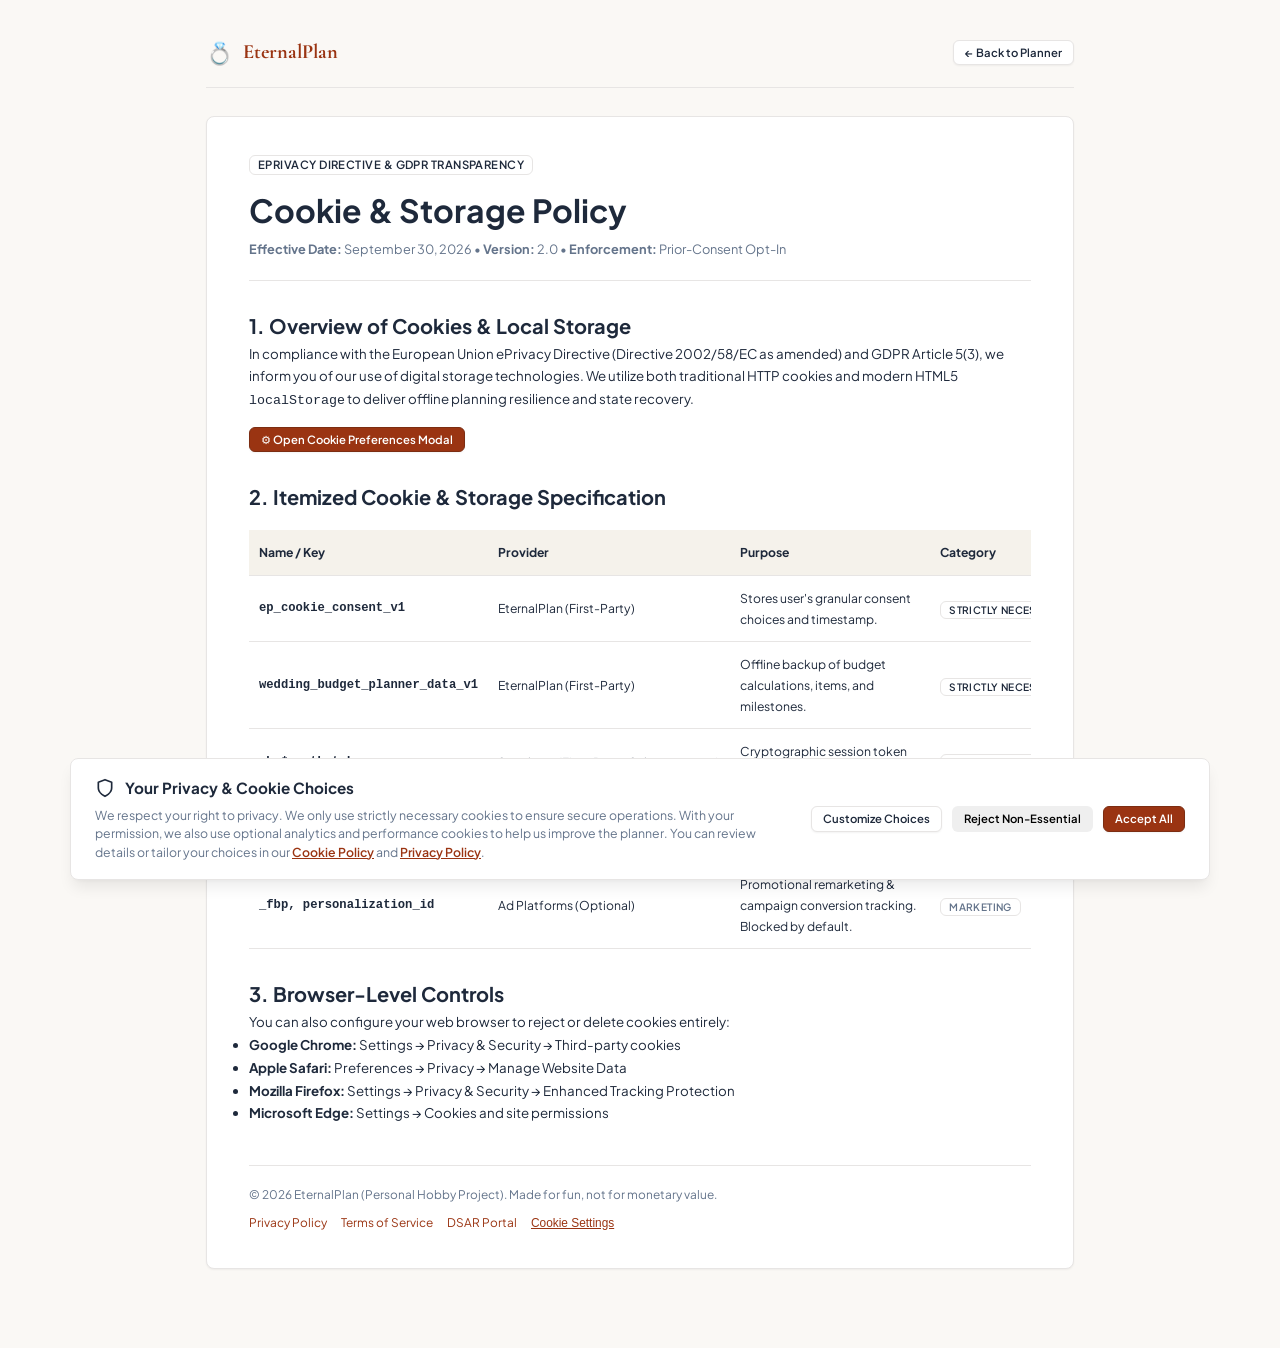
<file: cookie-policy.html>
<!DOCTYPE html>
<html lang="en">
<head>
  <meta charset="UTF-8">
  <meta name="viewport" content="width=device-width, initial-scale=1.0">
  <title>Cookie Policy - EternalPlan</title>
  <meta name="description" content="EternalPlan Cookie Policy - Itemized cookie table, local storage declarations, purpose specifications, and granular opt-out management under ePrivacy and GDPR.">
  <link rel="canonical" href="https://eternalplan.app/cookie-policy">
  <link rel="preconnect" href="https://fonts.googleapis.com">
  <link rel="preconnect" href="https://fonts.gstatic.com" crossorigin>
  <link rel="stylesheet" href="https://fonts.googleapis.com/css2?family=Cormorant+Garamond:ital,wght@0,500;0,700;1,400&family=Plus+Jakarta+Sans:wght@400;500;600;700;800&display=swap">
  <link rel="stylesheet" href="styles.css?v=2.7">
  <link rel="manifest" href="/manifest.webmanifest">
</head>
<body>
  <a href="#main-content" class="skip-link">Skip to main content</a>

  <div class="app-container" style="max-width: 900px; padding-top: 36px;">
    <header class="panel-header" style="margin-bottom: 28px; border-bottom: 1px solid var(--border-color); padding-bottom: 18px;">
      <a href="/" style="display: flex; align-items: center; gap: 10px; text-decoration: none; color: var(--text-main);">
        <span style="font-size: 1.5rem;">💍</span>
        <span style="font-family: 'Cormorant Garamond', serif; font-size: 1.4rem; font-weight: 700; color: var(--gold-primary);">EternalPlan</span>
      </a>
      <nav aria-label="Legal documents navigation">
        <a href="/" class="btn btn-secondary btn-sm">← Back to Planner</a>
      </nav>
    </header>

    <main id="main-content" class="panel-card" style="padding: 36px 42px;">
      <div style="border-bottom: 1px solid var(--border-color); padding-bottom: 20px; margin-bottom: 28px;">
        <span class="category-badge required" style="font-size: 0.78rem;">ePrivacy Directive & GDPR Transparency</span>
        <h1 style="font-size: 2.2rem; margin: 12px 0 6px 0;">Cookie & Storage Policy</h1>
        <p style="color: var(--text-muted); font-size: 0.88rem; margin: 0;">
          <strong>Effective Date:</strong> September 30, 2026 • <strong>Version:</strong> 2.0 • <strong>Enforcement:</strong> Prior-Consent Opt-In
        </p>
      </div>

      <article class="legal-article" style="font-size: 0.92rem; line-height: 1.7; color: var(--text-main);">
        <section>
          <h2>1. Overview of Cookies & Local Storage</h2>
          <p>
            In compliance with the European Union ePrivacy Directive (Directive 2002/58/EC as amended) and GDPR Article 5(3), 
            we inform you of our use of digital storage technologies. We utilize both traditional HTTP cookies and modern HTML5 
            <code>localStorage</code> to deliver offline planning resilience and state recovery.
          </p>
          <div style="margin: 14px 0;">
            <button type="button" class="btn btn-primary btn-sm" onclick="if(window.ConsentManager) window.ConsentManager.openSettings();">
              ⚙️ Open Cookie Preferences Modal
            </button>
          </div>
        </section>

        <section style="margin-top: 28px;">
          <h2>2. Itemized Cookie & Storage Specification</h2>
          <div style="overflow-x: auto; margin: 16px 0;">
            <table style="width: 100%; min-width: 680px; border-collapse: collapse; font-size: 0.84rem;">
              <thead>
                <tr style="background: var(--bg-subtle); border-bottom: 1px solid var(--border-color); text-align: left;">
                  <th style="padding: 12px 10px; white-space: nowrap;">Name / Key</th>
                  <th style="padding: 12px 10px; white-space: nowrap;">Provider</th>
                  <th style="padding: 12px 10px; min-width: 200px;">Purpose</th>
                  <th style="padding: 12px 10px; white-space: nowrap; min-width: 140px;">Category</th>
                  <th style="padding: 12px 10px; white-space: nowrap;">Lifespan</th>
                  <th style="padding: 12px 10px; white-space: nowrap;">Type</th>
                </tr>
              </thead>
              <tbody>
                <tr style="border-bottom: 1px solid var(--border-color);">
                  <td style="padding: 12px 10px; font-family: monospace; font-weight: 700; white-space: nowrap;">ep_cookie_consent_v1</td>
                  <td style="padding: 12px 10px; white-space: nowrap;">EternalPlan (First-Party)</td>
                  <td style="padding: 12px 10px;">Stores user's granular consent choices and timestamp.</td>
                  <td style="padding: 12px 10px; white-space: nowrap;"><span class="category-badge required">Strictly Necessary</span></td>
                  <td style="padding: 12px 10px; white-space: nowrap;">12 Months</td>
                  <td style="padding: 12px 10px; white-space: nowrap;">LocalStorage</td>
                </tr>
                <tr style="border-bottom: 1px solid var(--border-color);">
                  <td style="padding: 12px 10px; font-family: monospace; font-weight: 700; white-space: nowrap;">wedding_budget_planner_data_v1</td>
                  <td style="padding: 12px 10px; white-space: nowrap;">EternalPlan (First-Party)</td>
                  <td style="padding: 12px 10px;">Offline backup of budget calculations, items, and milestones.</td>
                  <td style="padding: 12px 10px; white-space: nowrap;"><span class="category-badge required">Strictly Necessary</span></td>
                  <td style="padding: 12px 10px; white-space: nowrap;">Persistent (User Cleared)</td>
                  <td style="padding: 12px 10px; white-space: nowrap;">LocalStorage</td>
                </tr>
                <tr style="border-bottom: 1px solid var(--border-color);">
                  <td style="padding: 12px 10px; font-family: monospace; font-weight: 700; white-space: nowrap;">sb-*-auth-token</td>
                  <td style="padding: 12px 10px; white-space: nowrap;">Supabase (First-Party/Sub-processor)</td>
                  <td style="padding: 12px 10px;">Cryptographic session token for authenticated cloud sync.</td>
                  <td style="padding: 12px 10px; white-space: nowrap;"><span class="category-badge required">Strictly Necessary</span></td>
                  <td style="padding: 12px 10px; white-space: nowrap;">Session / 7 Days</td>
                  <td style="padding: 12px 10px; white-space: nowrap;">LocalStorage</td>
                </tr>
                <tr style="border-bottom: 1px solid var(--border-color);">
                  <td style="padding: 12px 10px; font-family: monospace; font-weight: 700; white-space: nowrap;">_ga, _gid</td>
                  <td style="padding: 12px 10px; white-space: nowrap;">Google Analytics (Optional)</td>
                  <td style="padding: 12px 10px;">Aggregated usage telemetry. Blocked until explicit consent.</td>
                  <td style="padding: 12px 10px; white-space: nowrap;"><span class="category-badge optional">Analytics</span></td>
                  <td style="padding: 12px 10px; white-space: nowrap;">2 Years / 24 Hours</td>
                  <td style="padding: 12px 10px; white-space: nowrap;">HTTP Cookie</td>
                </tr>
                <tr style="border-bottom: 1px solid var(--border-color);">
                  <td style="padding: 12px 10px; font-family: monospace; font-weight: 700; white-space: nowrap;">_fbp, personalization_id</td>
                  <td style="padding: 12px 10px; white-space: nowrap;">Ad Platforms (Optional)</td>
                  <td style="padding: 12px 10px;">Promotional remarketing & campaign conversion tracking. Blocked by default.</td>
                  <td style="padding: 12px 10px; white-space: nowrap;"><span class="category-badge marketing">Marketing</span></td>
                  <td style="padding: 12px 10px; white-space: nowrap;">90 Days</td>
                  <td style="padding: 12px 10px; white-space: nowrap;">HTTP Cookie</td>
                </tr>
              </tbody>
            </table>
          </div>
        </section>

        <section style="margin-top: 28px;">
          <h2>3. Browser-Level Controls</h2>
          <p>You can also configure your web browser to reject or delete cookies entirely:</p>
          <ul>
            <li><strong>Google Chrome:</strong> Settings → Privacy & Security → Third-party cookies</li>
            <li><strong>Apple Safari:</strong> Preferences → Privacy → Manage Website Data</li>
            <li><strong>Mozilla Firefox:</strong> Settings → Privacy & Security → Enhanced Tracking Protection</li>
            <li><strong>Microsoft Edge:</strong> Settings → Cookies and site permissions</li>
          </ul>
        </section>
      </article>

      <footer style="margin-top: 40px; padding-top: 20px; border-top: 1px solid var(--border-color); display: flex; justify-content: space-between; font-size: 0.82rem; color: var(--text-muted); flex-wrap: wrap; gap: 10px;">
        <span>© 2026 EternalPlan (Personal Hobby Project). Made for fun, not for monetary value.</span>
        <div style="display: flex; gap: 14px;">
          <a href="/privacy-policy" style="color: var(--gold-primary); text-decoration: none;">Privacy Policy</a>
          <a href="/terms-of-service" style="color: var(--gold-primary); text-decoration: none;">Terms of Service</a>
          <a href="/dsar" style="color: var(--gold-primary); text-decoration: none;">DSAR Portal</a>
          <button type="button" onclick="if(window.ConsentManager) window.ConsentManager.openSettings();" style="background: none; border: none; padding: 0; color: var(--gold-primary); cursor: pointer; font-size: inherit; text-decoration: underline;">Cookie Settings</button>
        </div>
      </footer>
    </main>
  </div>

  <script src="consent-manager.js" defer></script>
</body>
</html>
</file>
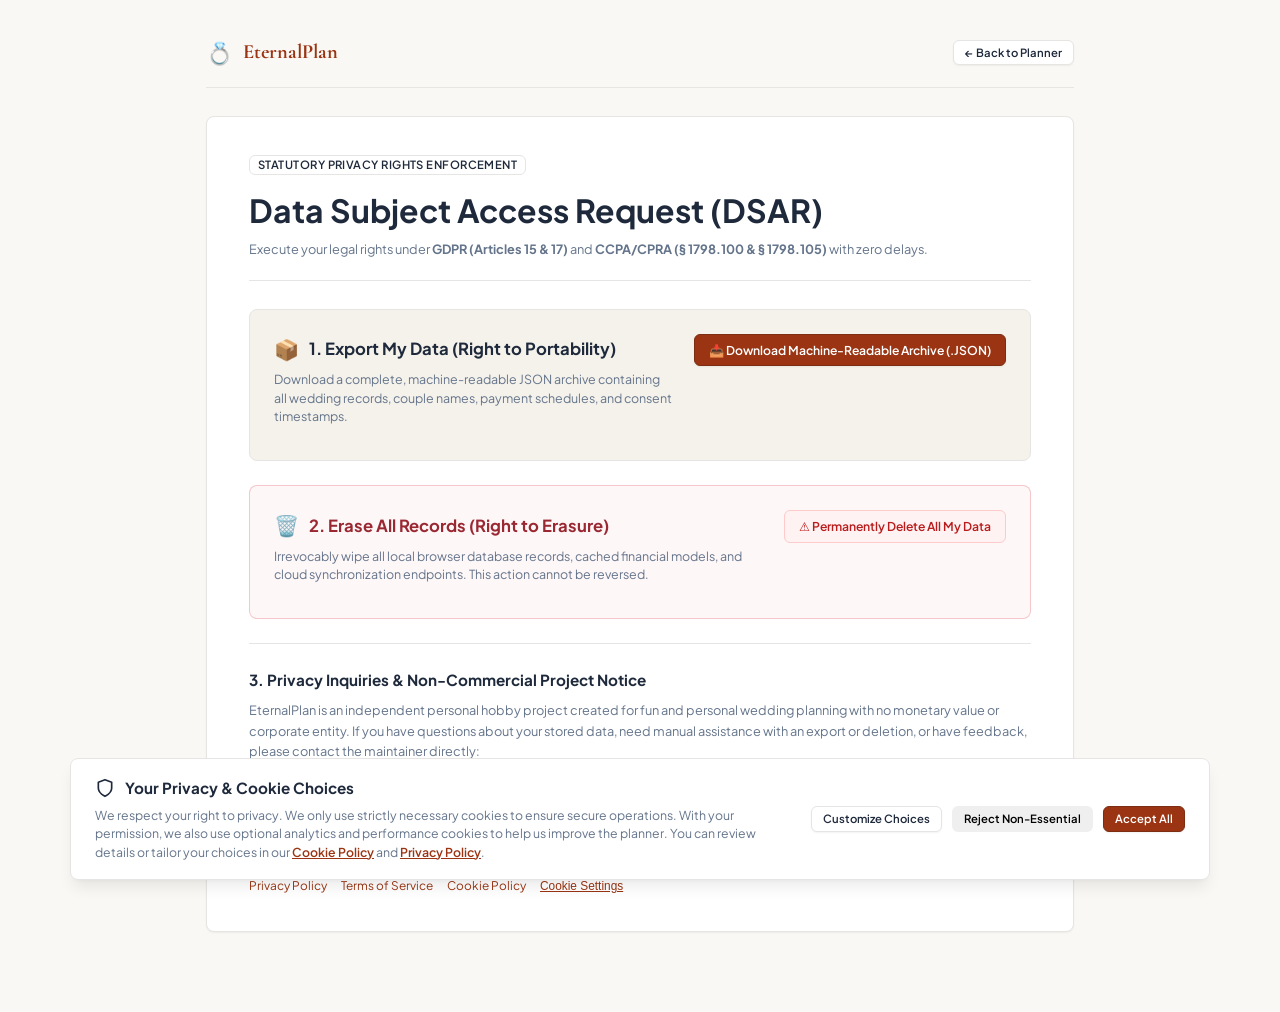
<file: dsar.html>
<!DOCTYPE html>
<html lang="en">
<head>
  <meta charset="UTF-8">
  <meta name="viewport" content="width=device-width, initial-scale=1.0">
  <title>Data Subject Rights Portal (DSAR) - EternalPlan</title>
  <meta name="description" content="Exercise your statutory GDPR, CCPA/CPRA, and international privacy rights: Export all personal data or permanently erase your account and wedding records.">
  <link rel="canonical" href="https://eternalplan.app/dsar">
  <link rel="preconnect" href="https://fonts.googleapis.com">
  <link rel="preconnect" href="https://fonts.gstatic.com" crossorigin>
  <link rel="stylesheet" href="https://fonts.googleapis.com/css2?family=Cormorant+Garamond:ital,wght@0,500;0,700;1,400&family=Plus+Jakarta+Sans:wght@400;500;600;700;800&display=swap">
  <link rel="stylesheet" href="styles.css?v=2.7">
  <link rel="manifest" href="/manifest.webmanifest">
</head>
<body>
  <a href="#main-content" class="skip-link">Skip to main content</a>

  <div class="app-container" style="max-width: 900px; padding-top: 36px;">
    <header class="panel-header" style="margin-bottom: 28px; border-bottom: 1px solid var(--border-color); padding-bottom: 18px;">
      <a href="/" style="display: flex; align-items: center; gap: 10px; text-decoration: none; color: var(--text-main);">
        <span style="font-size: 1.5rem;">💍</span>
        <span style="font-family: 'Cormorant Garamond', serif; font-size: 1.4rem; font-weight: 700; color: var(--gold-primary);">EternalPlan</span>
      </a>
      <nav aria-label="Legal documents navigation">
        <a href="/" class="btn btn-secondary btn-sm">← Back to Planner</a>
      </nav>
    </header>

    <main id="main-content" class="panel-card" style="padding: 36px 42px;">
      <div style="border-bottom: 1px solid var(--border-color); padding-bottom: 20px; margin-bottom: 28px;">
        <span class="category-badge required" style="font-size: 0.78rem;">Statutory Privacy Rights Enforcement</span>
        <h1 style="font-size: 2.2rem; margin: 12px 0 6px 0;">Data Subject Access Request (DSAR)</h1>
        <p style="color: var(--text-muted); font-size: 0.88rem; margin: 0;">
          Execute your legal rights under <strong>GDPR (Articles 15 & 17)</strong> and <strong>CCPA/CPRA (§ 1798.100 & § 1798.105)</strong> with zero delays.
        </p>
      </div>

      <!-- Action 1: Export Personal Data (Right to Access & Data Portability) -->
      <section style="background: var(--bg-subtle); border: 1px solid var(--border-color); border-radius: var(--radius-md); padding: 24px; margin-bottom: 24px;">
        <div style="display: flex; justify-content: space-between; align-items: flex-start; gap: 20px; flex-wrap: wrap;">
          <div style="flex: 1; min-width: 280px;">
            <div style="display: flex; align-items: center; gap: 10px; margin-bottom: 6px;">
              <span style="font-size: 1.4rem;">📦</span>
              <h2 style="font-size: 1.15rem; margin: 0;">1. Export My Data (Right to Portability)</h2>
            </div>
            <p style="font-size: 0.86rem; color: var(--text-muted); margin: 0 0 10px 0;">
              Download a complete, machine-readable JSON archive containing all wedding records, couple names, payment schedules, and consent timestamps.
            </p>
            <div id="exportStatusMessage" role="status" style="display: none; font-size: 0.82rem; font-weight: 600; color: #3B5E54; margin-bottom: 10px;"></div>
          </div>
          <div>
            <button type="button" class="btn btn-primary" id="btnExecuteDataExport">
              📥 Download Machine-Readable Archive (.JSON)
            </button>
          </div>
        </div>
      </section>

      <!-- Action 2: Permanent Erasure (Right to be Forgotten) -->
      <section style="background: rgba(220, 53, 69, 0.04); border: 1px solid rgba(220, 53, 69, 0.25); border-radius: var(--radius-md); padding: 24px; margin-bottom: 24px;">
        <div style="display: flex; justify-content: space-between; align-items: flex-start; gap: 20px; flex-wrap: wrap;">
          <div style="flex: 1; min-width: 280px;">
            <div style="display: flex; align-items: center; gap: 10px; margin-bottom: 6px;">
              <span style="font-size: 1.4rem;">🗑️</span>
              <h2 style="font-size: 1.15rem; margin: 0; color: #9A2833;">2. Erase All Records (Right to Erasure)</h2>
            </div>
            <p style="font-size: 0.86rem; color: var(--text-muted); margin: 0 0 10px 0;">
              Irrevocably wipe all local browser database records, cached financial models, and cloud synchronization endpoints. This action cannot be reversed.
            </p>
            <div id="deleteStatusMessage" role="status" style="display: none; font-size: 0.82rem; font-weight: 600; color: #9A2833; margin-bottom: 10px;"></div>
          </div>
          <div>
            <button type="button" class="btn btn-danger" id="btnExecuteDataErasure">
              ⚠️ Permanently Delete All My Data
            </button>
          </div>
        </div>
      </section>

      <!-- Action 3: Privacy Inquiries & Non-Commercial Notice -->
      <section style="border-top: 1px solid var(--border-color); padding-top: 24px; font-size: 0.88rem; color: var(--text-muted); line-height: 1.6;">
        <h2 style="font-size: 1.05rem; color: var(--text-main); margin-bottom: 8px;">3. Privacy Inquiries & Non-Commercial Project Notice</h2>
        <p>
          EternalPlan is an independent personal hobby project created for fun and personal wedding planning with no monetary value or corporate entity. 
          If you have questions about your stored data, need manual assistance with an export or deletion, or have feedback, please contact the maintainer directly:
        </p>
        <p style="font-weight: 600; color: var(--text-main); margin-top: 6px;">
          Contact: <a href="mailto:privacy@eternalplan.app" style="color: var(--gold-primary);">privacy@eternalplan.app</a>
        </p>
      </section>

      <footer style="margin-top: 40px; padding-top: 20px; border-top: 1px solid var(--border-color); display: flex; justify-content: space-between; font-size: 0.82rem; color: var(--text-muted); flex-wrap: wrap; gap: 10px;">
        <span>© 2026 EternalPlan (Personal Hobby Project). Made for fun, not for monetary value.</span>
        <div style="display: flex; gap: 14px;">
          <a href="/privacy-policy" style="color: var(--gold-primary); text-decoration: none;">Privacy Policy</a>
          <a href="/terms-of-service" style="color: var(--gold-primary); text-decoration: none;">Terms of Service</a>
          <a href="/cookie-policy" style="color: var(--gold-primary); text-decoration: none;">Cookie Policy</a>
          <button type="button" onclick="if(window.ConsentManager) window.ConsentManager.openSettings();" style="background: none; border: none; padding: 0; color: var(--gold-primary); cursor: pointer; font-size: inherit; text-decoration: underline;">Cookie Settings</button>
        </div>
      </footer>
    </main>
  </div>

  <script src="consent-manager.js" defer></script>
  <script>
    document.addEventListener('DOMContentLoaded', () => {
      const btnExport = document.getElementById('btnExecuteDataExport');
      const btnDelete = document.getElementById('btnExecuteDataErasure');
      const exportMsg = document.getElementById('exportStatusMessage');
      const deleteMsg = document.getElementById('deleteStatusMessage');

      // 1. Right to Access & Portability
      btnExport.addEventListener('click', () => {
        try {
          const budgetData = localStorage.getItem('wedding_budget_planner_data_v1');
          const consentData = localStorage.getItem('ep_cookie_consent_v1');

          const archive = {
            exportMetadata: {
              system: "EternalPlan Privacy Engine",
              specification: "GDPR Art. 20 / CCPA § 1798.100",
              timestamp: new Date().toISOString(),
              host: window.location.hostname
            },
            userData: budgetData ? JSON.parse(budgetData) : null,
            consentRecord: consentData ? JSON.parse(consentData) : null
          };

          const blob = new Blob([JSON.stringify(archive, null, 2)], { type: 'application/json' });
          const url = URL.createObjectURL(blob);
          const a = document.createElement('a');
          a.href = url;
          a.download = `eternalplan-privacy-export-${Date.now()}.json`;
          document.body.appendChild(a);
          a.click();
          document.body.removeChild(a);
          URL.revokeObjectURL(url);

          exportMsg.style.display = 'block';
          exportMsg.textContent = '✓ Data archive generated and downloaded successfully.';
        } catch (err) {
          alert('Error exporting data: ' + err.message);
        }
      });

      // 2. Right to Erasure ("Right to be Forgotten")
      btnDelete.addEventListener('click', () => {
        const confirmed = confirm(
          'ARE YOU ABSOLUTELY SURE?\n\n' +
          'This will permanently delete all your wedding expenses, payment milestones, target budgets, and local preferences.\n\n' +
          'This action complies with GDPR Article 17 and CANNOT be undone.'
        );

        if (confirmed) {
          localStorage.removeItem('wedding_budget_planner_data_v1');
          sessionStorage.clear();
          
          deleteMsg.style.display = 'block';
          deleteMsg.textContent = '✓ All personal records and cached calculations have been permanently erased.';
          btnDelete.disabled = true;
          btnExport.disabled = true;

          setTimeout(() => {
            alert('Your data has been completely erased. You will now be redirected to the clean homepage.');
            window.location.href = '/';
          }, 2000);
        }
      });
    });
  </script>
</body>
</html>
</file>
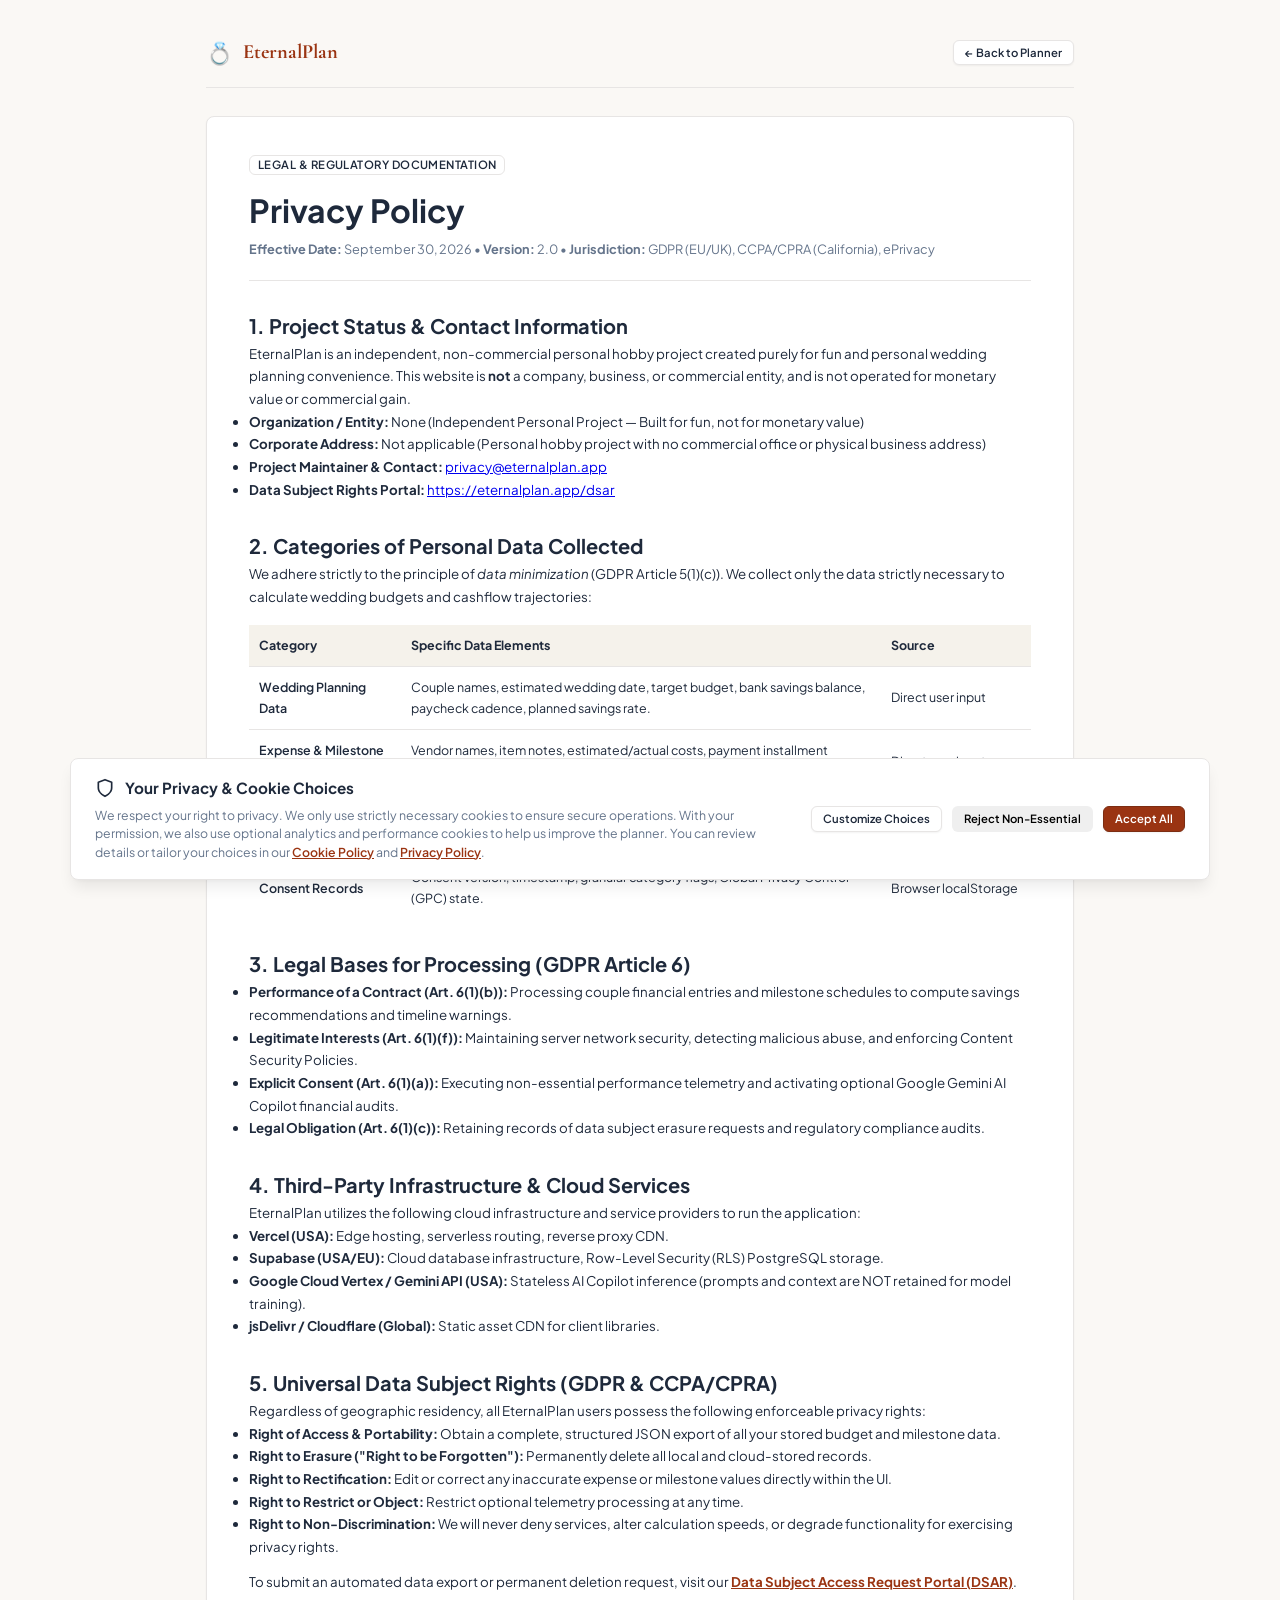
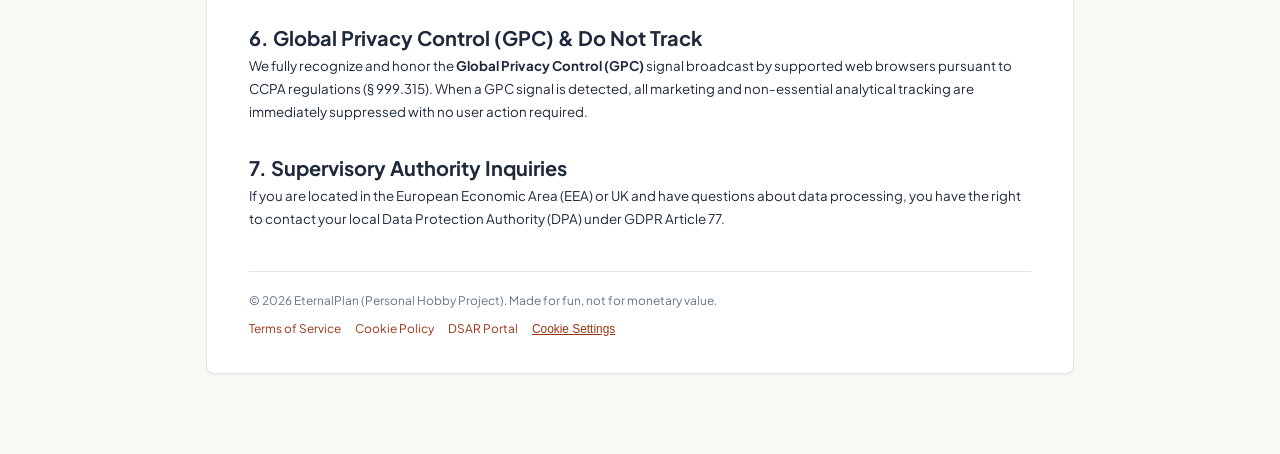
<file: privacy-policy.html>
<!DOCTYPE html>
<html lang="en">
<head>
  <meta charset="UTF-8">
  <meta name="viewport" content="width=device-width, initial-scale=1.0">
  <title>Privacy Policy - EternalPlan</title>
  <meta name="description" content="EternalPlan Privacy Policy - GDPR, CCPA/CPRA, and ePrivacy compliance documentation detailing data collection, processing legal bases, sub-processors, and data subject rights.">
  <link rel="canonical" href="https://eternalplan.app/privacy-policy">
  <link rel="preconnect" href="https://fonts.googleapis.com">
  <link rel="preconnect" href="https://fonts.gstatic.com" crossorigin>
  <link rel="stylesheet" href="https://fonts.googleapis.com/css2?family=Cormorant+Garamond:ital,wght@0,500;0,700;1,400&family=Plus+Jakarta+Sans:wght@400;500;600;700;800&display=swap">
  <link rel="stylesheet" href="styles.css?v=2.7">
  <link rel="manifest" href="/manifest.webmanifest">
</head>
<body>
  <!-- Skip Link for Keyboard Users (WCAG 2.4.1) -->
  <a href="#main-content" class="skip-link">Skip to main content</a>

  <div class="app-container" style="max-width: 900px; padding-top: 36px;">
    <!-- Navigation / Header -->
    <header class="panel-header" style="margin-bottom: 28px; border-bottom: 1px solid var(--border-color); padding-bottom: 18px;">
      <a href="/" style="display: flex; align-items: center; gap: 10px; text-decoration: none; color: var(--text-main);">
        <span style="font-size: 1.5rem;">💍</span>
        <span style="font-family: 'Cormorant Garamond', serif; font-size: 1.4rem; font-weight: 700; color: var(--gold-primary);">EternalPlan</span>
      </a>
      <nav aria-label="Legal documents navigation">
        <a href="/" class="btn btn-secondary btn-sm">← Back to Planner</a>
      </nav>
    </header>

    <main id="main-content" class="panel-card" style="padding: 36px 42px;">
      <div style="border-bottom: 1px solid var(--border-color); padding-bottom: 20px; margin-bottom: 28px;">
        <span class="category-badge required" style="font-size: 0.78rem;">Legal & Regulatory Documentation</span>
        <h1 style="font-size: 2.2rem; margin: 12px 0 6px 0;">Privacy Policy</h1>
        <p style="color: var(--text-muted); font-size: 0.88rem; margin: 0;">
          <strong>Effective Date:</strong> September 30, 2026 • <strong>Version:</strong> 2.0 • <strong>Jurisdiction:</strong> GDPR (EU/UK), CCPA/CPRA (California), ePrivacy
        </p>
      </div>

      <article class="legal-article" style="font-size: 0.92rem; line-height: 1.7; color: var(--text-main);">
        <section>
          <h2>1. Project Status & Contact Information</h2>
          <p>
            EternalPlan is an independent, non-commercial personal hobby project created purely for fun and personal wedding planning convenience. 
            This website is <strong>not</strong> a company, business, or commercial entity, and is not operated for monetary value or commercial gain.
          </p>
          <ul>
            <li><strong>Organization / Entity:</strong> None (Independent Personal Project — Built for fun, not for monetary value)</li>
            <li><strong>Corporate Address:</strong> Not applicable (Personal hobby project with no commercial office or physical business address)</li>
            <li><strong>Project Maintainer & Contact:</strong> <a href="mailto:privacy@eternalplan.app">privacy@eternalplan.app</a></li>
            <li><strong>Data Subject Rights Portal:</strong> <a href="/dsar">https://eternalplan.app/dsar</a></li>
          </ul>
        </section>

        <section style="margin-top: 28px;">
          <h2>2. Categories of Personal Data Collected</h2>
          <p>We adhere strictly to the principle of <em>data minimization</em> (GDPR Article 5(1)(c)). We collect only the data strictly necessary to calculate wedding budgets and cashflow trajectories:</p>
          <table style="width: 100%; border-collapse: collapse; margin: 16px 0; font-size: 0.86rem;">
            <thead>
              <tr style="background: var(--bg-subtle); border-bottom: 1px solid var(--border-color); text-align: left;">
                <th style="padding: 10px;">Category</th>
                <th style="padding: 10px;">Specific Data Elements</th>
                <th style="padding: 10px;">Source</th>
              </tr>
            </thead>
            <tbody>
              <tr style="border-bottom: 1px solid var(--border-color);">
                <td style="padding: 10px; font-weight: 600;">Wedding Planning Data</td>
                <td style="padding: 10px;">Couple names, estimated wedding date, target budget, bank savings balance, paycheck cadence, planned savings rate.</td>
                <td style="padding: 10px;">Direct user input</td>
              </tr>
              <tr style="border-bottom: 1px solid var(--border-color);">
                <td style="padding: 10px; font-weight: 600;">Expense & Milestone Records</td>
                <td style="padding: 10px;">Vendor names, item notes, estimated/actual costs, payment installment amounts, due dates, paid statuses.</td>
                <td style="padding: 10px;">Direct user input</td>
              </tr>
              <tr style="border-bottom: 1px solid var(--border-color);">
                <td style="padding: 10px; font-weight: 600;">Technical & Device Telemetry</td>
                <td style="padding: 10px;">IP address (anonymized), browser user agent, device screen dimensions, error stack traces.</td>
                <td style="padding: 10px;">Automated via HTTP headers</td>
              </tr>
              <tr>
                <td style="padding: 10px; font-weight: 600;">Consent Records</td>
                <td style="padding: 10px;">Consent version, timestamp, granular category flags, Global Privacy Control (GPC) state.</td>
                <td style="padding: 10px;">Browser localStorage</td>
              </tr>
            </tbody>
          </table>
        </section>

        <section style="margin-top: 28px;">
          <h2>3. Legal Bases for Processing (GDPR Article 6)</h2>
          <ul>
            <li><strong>Performance of a Contract (Art. 6(1)(b)):</strong> Processing couple financial entries and milestone schedules to compute savings recommendations and timeline warnings.</li>
            <li><strong>Legitimate Interests (Art. 6(1)(f)):</strong> Maintaining server network security, detecting malicious abuse, and enforcing Content Security Policies.</li>
            <li><strong>Explicit Consent (Art. 6(1)(a)):</strong> Executing non-essential performance telemetry and activating optional Google Gemini AI Copilot financial audits.</li>
            <li><strong>Legal Obligation (Art. 6(1)(c)):</strong> Retaining records of data subject erasure requests and regulatory compliance audits.</li>
          </ul>
        </section>

        <section style="margin-top: 28px;">
          <h2>4. Third-Party Infrastructure & Cloud Services</h2>
          <p>EternalPlan utilizes the following cloud infrastructure and service providers to run the application:</p>
          <ul>
            <li><strong>Vercel (USA):</strong> Edge hosting, serverless routing, reverse proxy CDN.</li>
            <li><strong>Supabase (USA/EU):</strong> Cloud database infrastructure, Row-Level Security (RLS) PostgreSQL storage.</li>
            <li><strong>Google Cloud Vertex / Gemini API (USA):</strong> Stateless AI Copilot inference (prompts and context are NOT retained for model training).</li>
            <li><strong>jsDelivr / Cloudflare (Global):</strong> Static asset CDN for client libraries.</li>
          </ul>
        </section>

        <section style="margin-top: 28px;">
          <h2>5. Universal Data Subject Rights (GDPR & CCPA/CPRA)</h2>
          <p>Regardless of geographic residency, all EternalPlan users possess the following enforceable privacy rights:</p>
          <ul>
            <li><strong>Right of Access & Portability:</strong> Obtain a complete, structured JSON export of all your stored budget and milestone data.</li>
            <li><strong>Right to Erasure ("Right to be Forgotten"):</strong> Permanently delete all local and cloud-stored records.</li>
            <li><strong>Right to Rectification:</strong> Edit or correct any inaccurate expense or milestone values directly within the UI.</li>
            <li><strong>Right to Restrict or Object:</strong> Restrict optional telemetry processing at any time.</li>
            <li><strong>Right to Non-Discrimination:</strong> We will never deny services, alter calculation speeds, or degrade functionality for exercising privacy rights.</li>
          </ul>
          <p style="margin-top: 12px;">
            To submit an automated data export or permanent deletion request, visit our 
            <a href="/dsar" style="font-weight: 700; color: var(--gold-primary);">Data Subject Access Request Portal (DSAR)</a>.
          </p>
        </section>

        <section style="margin-top: 28px;">
          <h2>6. Global Privacy Control (GPC) & Do Not Track</h2>
          <p>
            We fully recognize and honor the <strong>Global Privacy Control (GPC)</strong> signal broadcast by supported web browsers 
            pursuant to CCPA regulations (§ 999.315). When a GPC signal is detected, all marketing and non-essential analytical tracking 
            are immediately suppressed with no user action required.
          </p>
        </section>

        <section style="margin-top: 28px;">
          <h2>7. Supervisory Authority Inquiries</h2>
          <p>
            If you are located in the European Economic Area (EEA) or UK and have questions about data processing, 
            you have the right to contact your local Data Protection Authority (DPA) under GDPR Article 77.
          </p>
        </section>
      </article>

      <footer style="margin-top: 40px; padding-top: 20px; border-top: 1px solid var(--border-color); display: flex; justify-content: space-between; font-size: 0.82rem; color: var(--text-muted); flex-wrap: wrap; gap: 10px;">
        <span>© 2026 EternalPlan (Personal Hobby Project). Made for fun, not for monetary value.</span>
        <div style="display: flex; gap: 14px;">
          <a href="/terms-of-service" style="color: var(--gold-primary); text-decoration: none;">Terms of Service</a>
          <a href="/cookie-policy" style="color: var(--gold-primary); text-decoration: none;">Cookie Policy</a>
          <a href="/dsar" style="color: var(--gold-primary); text-decoration: none;">DSAR Portal</a>
          <button type="button" onclick="if(window.ConsentManager) window.ConsentManager.openSettings();" style="background: none; border: none; padding: 0; color: var(--gold-primary); cursor: pointer; font-size: inherit; text-decoration: underline;">Cookie Settings</button>
        </div>
      </footer>
    </main>
  </div>

  <script src="consent-manager.js" defer></script>
</body>
</html>
</file>
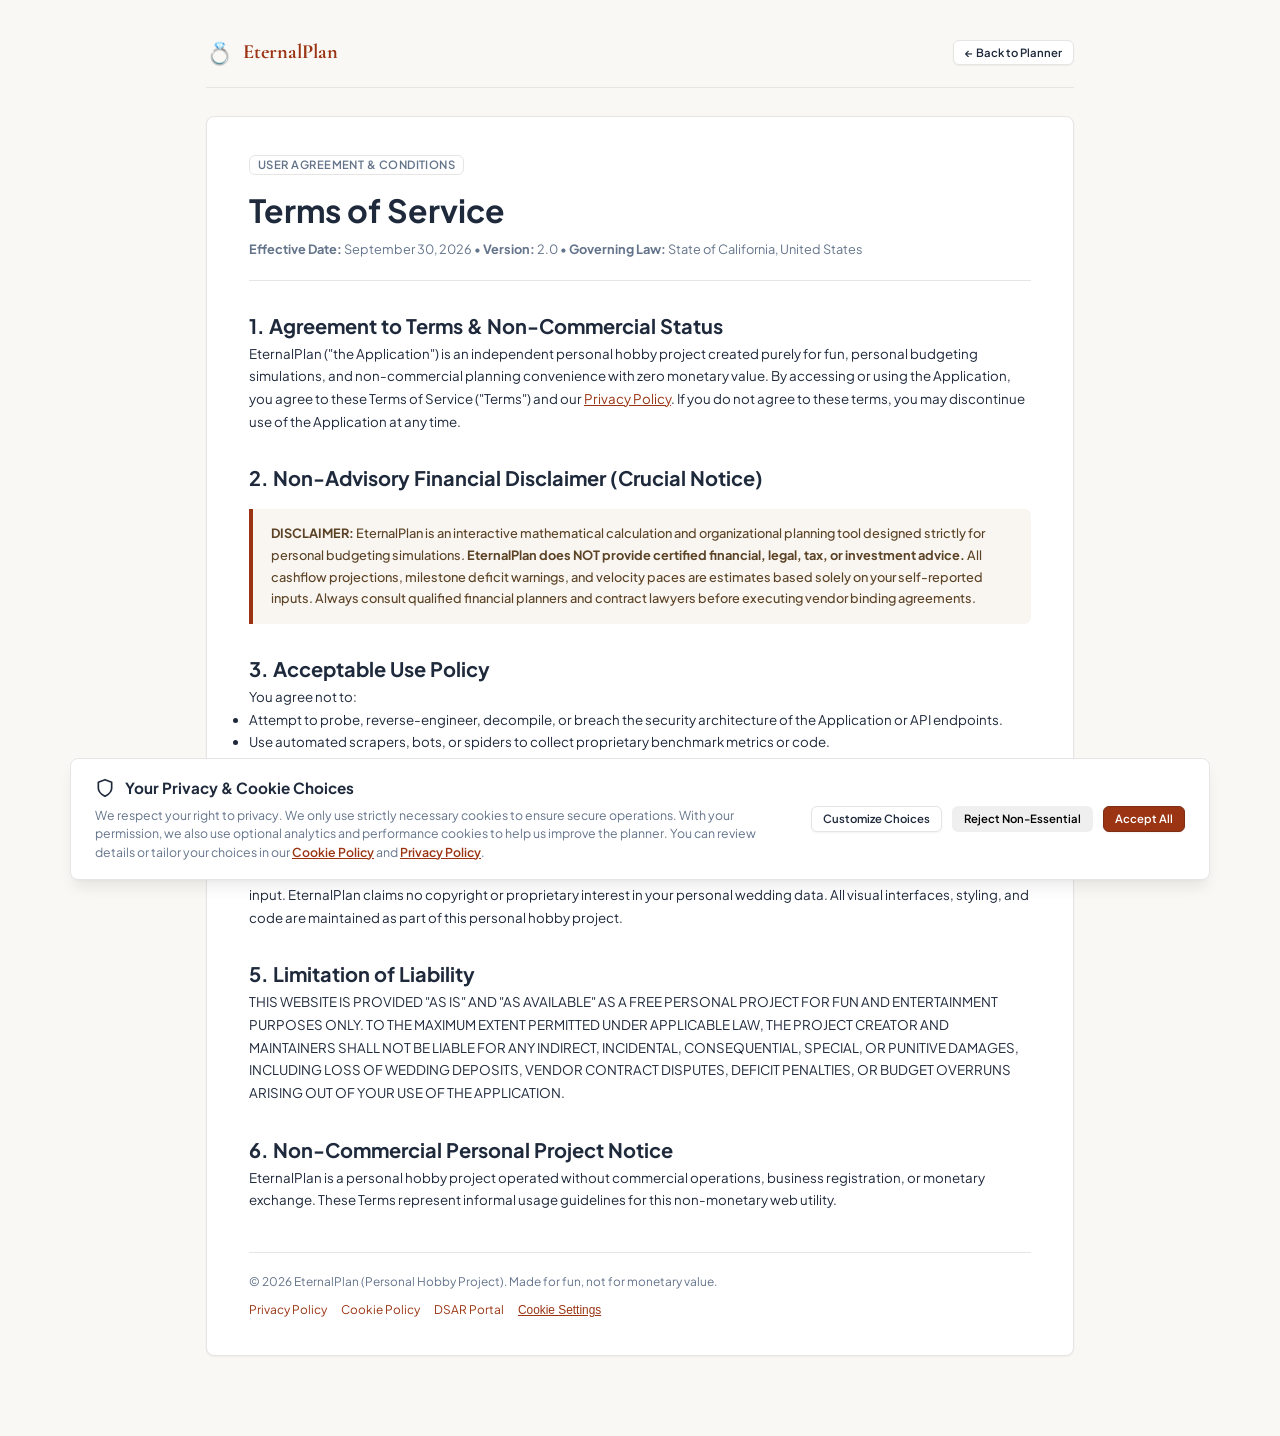
<file: terms-of-service.html>
<!DOCTYPE html>
<html lang="en">
<head>
  <meta charset="UTF-8">
  <meta name="viewport" content="width=device-width, initial-scale=1.0">
  <title>Terms of Service - EternalPlan</title>
  <meta name="description" content="EternalPlan Terms of Service - Governing legal agreement detailing acceptable use, financial disclaimers, limitation of liability, and service conditions.">
  <link rel="canonical" href="https://eternalplan.app/terms-of-service">
  <link rel="preconnect" href="https://fonts.googleapis.com">
  <link rel="preconnect" href="https://fonts.gstatic.com" crossorigin>
  <link rel="stylesheet" href="https://fonts.googleapis.com/css2?family=Cormorant+Garamond:ital,wght@0,500;0,700;1,400&family=Plus+Jakarta+Sans:wght@400;500;600;700;800&display=swap">
  <link rel="stylesheet" href="styles.css?v=2.7">
  <link rel="manifest" href="/manifest.webmanifest">
</head>
<body>
  <a href="#main-content" class="skip-link">Skip to main content</a>

  <div class="app-container" style="max-width: 900px; padding-top: 36px;">
    <header class="panel-header" style="margin-bottom: 28px; border-bottom: 1px solid var(--border-color); padding-bottom: 18px;">
      <a href="/" style="display: flex; align-items: center; gap: 10px; text-decoration: none; color: var(--text-main);">
        <span style="font-size: 1.5rem;">💍</span>
        <span style="font-family: 'Cormorant Garamond', serif; font-size: 1.4rem; font-weight: 700; color: var(--gold-primary);">EternalPlan</span>
      </a>
      <nav aria-label="Legal documents navigation">
        <a href="/" class="btn btn-secondary btn-sm">← Back to Planner</a>
      </nav>
    </header>

    <main id="main-content" class="panel-card" style="padding: 36px 42px;">
      <div style="border-bottom: 1px solid var(--border-color); padding-bottom: 20px; margin-bottom: 28px;">
        <span class="category-badge optional" style="font-size: 0.78rem;">User Agreement & Conditions</span>
        <h1 style="font-size: 2.2rem; margin: 12px 0 6px 0;">Terms of Service</h1>
        <p style="color: var(--text-muted); font-size: 0.88rem; margin: 0;">
          <strong>Effective Date:</strong> September 30, 2026 • <strong>Version:</strong> 2.0 • <strong>Governing Law:</strong> State of California, United States
        </p>
      </div>

      <article class="legal-article" style="font-size: 0.92rem; line-height: 1.7; color: var(--text-main);">
        <section>
          <h2>1. Agreement to Terms & Non-Commercial Status</h2>
          <p>
            EternalPlan ("the Application") is an independent personal hobby project created purely for fun, personal budgeting simulations, 
            and non-commercial planning convenience with zero monetary value. By accessing or using the Application, you agree to these 
            Terms of Service ("Terms") and our <a href="/privacy-policy" style="color: var(--gold-primary);">Privacy Policy</a>. 
            If you do not agree to these terms, you may discontinue use of the Application at any time.
          </p>
        </section>

        <section style="margin-top: 28px;">
          <h2>2. Non-Advisory Financial Disclaimer (Crucial Notice)</h2>
          <div style="background: rgba(179, 138, 88, 0.08); border-left: 4px solid var(--gold-primary); padding: 14px 18px; border-radius: 0 var(--radius-sm) var(--radius-sm) 0; margin: 14px 0;">
            <p style="margin: 0; font-size: 0.88rem; color: #5C4325; font-weight: 500;">
              <strong>DISCLAIMER:</strong> EternalPlan is an interactive mathematical calculation and organizational planning tool designed 
              strictly for personal budgeting simulations. <strong>EternalPlan does NOT provide certified financial, legal, tax, or investment advice.</strong> 
              All cashflow projections, milestone deficit warnings, and velocity paces are estimates based solely on your self-reported inputs. 
              Always consult qualified financial planners and contract lawyers before executing vendor binding agreements.
            </p>
          </div>
        </section>

        <section style="margin-top: 28px;">
          <h2>3. Acceptable Use Policy</h2>
          <p>You agree not to:</p>
          <ul>
            <li>Attempt to probe, reverse-engineer, decompile, or breach the security architecture of the Application or API endpoints.</li>
            <li>Use automated scrapers, bots, or spiders to collect proprietary benchmark metrics or code.</li>
            <li>Submit malicious payloads, injection attacks, or abusive prompts to the AI Copilot.</li>
            <li>Impersonate any other individual or misrepresent authorization to manage wedding financials.</li>
          </ul>
        </section>

        <section style="margin-top: 28px;">
          <h2>4. User Content & Intellectual Property</h2>
          <p>
            You retain 100% full ownership and control of all wedding details, notes, vendor names, and personal expense numbers you input. 
            EternalPlan claims no copyright or proprietary interest in your personal wedding data. All visual interfaces, styling, and code 
            are maintained as part of this personal hobby project.
          </p>
        </section>

        <section style="margin-top: 28px;">
          <h2>5. Limitation of Liability</h2>
          <p>
            THIS WEBSITE IS PROVIDED "AS IS" AND "AS AVAILABLE" AS A FREE PERSONAL PROJECT FOR FUN AND ENTERTAINMENT PURPOSES ONLY. 
            TO THE MAXIMUM EXTENT PERMITTED UNDER APPLICABLE LAW, THE PROJECT CREATOR AND MAINTAINERS SHALL NOT BE LIABLE FOR ANY 
            INDIRECT, INCIDENTAL, CONSEQUENTIAL, SPECIAL, OR PUNITIVE DAMAGES, INCLUDING LOSS OF WEDDING DEPOSITS, VENDOR CONTRACT DISPUTES, 
            DEFICIT PENALTIES, OR BUDGET OVERRUNS ARISING OUT OF YOUR USE OF THE APPLICATION.
          </p>
        </section>

        <section style="margin-top: 28px;">
          <h2>6. Non-Commercial Personal Project Notice</h2>
          <p>
            EternalPlan is a personal hobby project operated without commercial operations, business registration, or monetary exchange. 
            These Terms represent informal usage guidelines for this non-monetary web utility.
          </p>
        </section>
      </article>

      <footer style="margin-top: 40px; padding-top: 20px; border-top: 1px solid var(--border-color); display: flex; justify-content: space-between; font-size: 0.82rem; color: var(--text-muted); flex-wrap: wrap; gap: 10px;">
        <span>© 2026 EternalPlan (Personal Hobby Project). Made for fun, not for monetary value.</span>
        <div style="display: flex; gap: 14px;">
          <a href="/privacy-policy" style="color: var(--gold-primary); text-decoration: none;">Privacy Policy</a>
          <a href="/cookie-policy" style="color: var(--gold-primary); text-decoration: none;">Cookie Policy</a>
          <a href="/dsar" style="color: var(--gold-primary); text-decoration: none;">DSAR Portal</a>
          <button type="button" onclick="if(window.ConsentManager) window.ConsentManager.openSettings();" style="background: none; border: none; padding: 0; color: var(--gold-primary); cursor: pointer; font-size: inherit; text-decoration: underline;">Cookie Settings</button>
        </div>
      </footer>
    </main>
  </div>

  <script src="consent-manager.js" defer></script>
</body>
</html>
</file>
<file: styles.css>
/* ==========================================================================
   WEDDING BUDGET & DUE-DATE SAVINGS PLANNER - LUXURY EDITORIAL STYLING
   ========================================================================== */
/* Fonts loaded non-blocking in index.html via <link rel="preconnect"> and <link rel="stylesheet"> */

:root {
  /* Color Palette - Warm, Sophisticated, and Purposeful */
  --bg-base: #FAF8F5;          /* Soft warm off-white / neutral ivory */
  --bg-subtle: #F5F2EB;        /* Warm neutral secondary background */
  --bg-card: #FFFFFF;          /* Crisp white container cards */
  --bg-card-hover: #FFFFFF;
  --bg-hover: #F8F6F1;
  --bg-stone: #F5F5F4;         /* Stone-100 for neutral badges & tags */
  
  /* Text & Contrast (Slate / Charcoal) */
  --text-main: #1E293B;        /* High-contrast slate-800 */
  --text-muted: #64748B;       /* Slate-500 readable secondary */
  --text-light: #94A3B8;       /* Slate-400 tertiary */
  
  /* Grounded, Celebratory Accent (Warm Terracotta) */
  --accent-primary: #9A3412;   /* Warm terracotta */
  --accent-hover: #7C2D12;
  --accent-subtle: #FFF7ED;
  --accent-border: #FED7AA;
  --accent-ring: rgba(154, 52, 18, 0.18);

  /* Legacy Accent Mapping to Warm Terracotta */
  --gold-primary: #9A3412;
  --gold-hover: #7C2D12;
  --gold-subtle: #FFF7ED;
  --gold-border: #E7E5E4;
  --gold-gradient: #9A3412;
  --gold-light: #C2410C;

  /* Budget Health Indicators (Strictly Reserved) */
  /* Green = Under Budget / Paid */
  --sage-primary: #15803D;
  --sage-subtle: #F0FDF4;
  --sage-border: #BBF7D0;
  
  /* Amber = Near Cap / Due Soon */
  --amber-primary: #B45309;
  --amber-subtle: #FFFBEB;
  --amber-border: #FDE68A;
  
  /* Red = Over Budget / Overdue / Deficit */
  --danger-primary: #B91C1C;
  --danger-subtle: #FEF2F2;
  --danger-border: #FECACA;
  --rose-primary: #B91C1C;
  --rose-subtle: #FEF2F2;
  --rose-border: #FECACA;

  /* Borders (1px Crisp Stone-200) */
  --border-color: #E7E5E4;     /* Stone-200 hairline border */
  --border-subtle: #F5F5F4;    /* Stone-100 hairline */
  
  /* Shadows (Subtle, Realistic Drop Shadows - No Diffuse Glows) */
  --shadow-sm: 0 1px 2px 0 rgba(0, 0, 0, 0.05);
  --shadow-md: 0 4px 6px -1px rgba(0, 0, 0, 0.07), 0 2px 4px -2px rgba(0, 0, 0, 0.05);
  --shadow-lg: 0 10px 15px -3px rgba(0, 0, 0, 0.08), 0 4px 6px -4px rgba(0, 0, 0, 0.05);
  --shadow-gold: 0 1px 2px 0 rgba(0, 0, 0, 0.05);
  
  /* Borders & Radii: Gentle, Cohesive 6px–8px Rounding */
  --radius-sm: 6px;
  --radius-md: 8px;
  --radius-lg: 8px;
  --radius-xl: 10px;
  --radius-pill: 9999px;

  /* Typography */
  --font-serif: 'Cormorant Garamond', Georgia, serif;
  --font-sans: 'Plus Jakarta Sans', system-ui, -apple-system, sans-serif;
  --font-mono: ui-monospace, SFMono-Regular, Menlo, Monaco, Consolas, monospace;
  
  --transition-fast: 0.15s ease;
  --transition-normal: 0.22s cubic-bezier(0.16, 1, 0.3, 1);
}

/* Global Reset */
*, *::before, *::after {
  box-sizing: border-box;
  margin: 0;
  padding: 0;
}

html {
  font-size: 14.5px;
  scroll-behavior: smooth;
  overscroll-behavior-y: none;
}

body {
  font-family: var(--font-sans);
  background-color: var(--bg-base);
  color: var(--text-main);
  line-height: 1.5;
  -webkit-font-smoothing: antialiased;
  position: relative;
  min-height: 100vh;
  overflow-x: hidden;
}

/* Container */
.app-container {
  max-width: 1280px;
  margin: 0 auto;
  padding: 18px 16px 60px 16px;
}

/* Header & Hero Section */
.header-hero {
  display: flex;
  justify-content: space-between;
  align-items: center;
  flex-wrap: wrap;
  gap: 16px;
  margin-bottom: 20px;
  padding-bottom: 16px;
  border-bottom: 1px solid var(--border-color);
}

.brand-wrapper {
  display: flex;
  align-items: center;
  gap: 14px;
}

.brand-monogram {
  width: 42px;
  height: 42px;
  border-radius: var(--radius-md);
  background: var(--accent-primary);
  display: flex;
  align-items: center;
  justify-content: center;
  color: #FFFFFF;
  font-family: var(--font-serif);
  font-size: 1.35rem;
  font-weight: 600;
  box-shadow: var(--shadow-sm);
}

.brand-titles h1 {
  font-family: var(--font-serif);
  font-size: 1.85rem;
  font-weight: 600;
  letter-spacing: -0.01em;
  color: var(--text-main);
  line-height: 1.15;
}

.brand-titles .subtitle {
  font-size: 0.85rem;
  color: var(--text-muted);
  display: flex;
  align-items: center;
  gap: 8px;
}

.brand-titles .wedding-date-tag {
  color: var(--accent-primary);
  font-weight: 600;
}

/* Countdown Banner - Clean, Crisp Container */
.countdown-box {
  display: flex;
  align-items: center;
  background: var(--bg-card);
  border: 1px solid var(--border-color);
  padding: 6px 14px;
  border-radius: var(--radius-md);
  box-shadow: var(--shadow-sm);
  gap: 12px;
  flex-shrink: 0;
}

.countdown-label {
  font-size: 0.72rem;
  text-transform: uppercase;
  letter-spacing: 0.06em;
  font-weight: 700;
  color: var(--accent-primary);
}

.countdown-digits {
  display: flex;
  align-items: baseline;
  gap: 8px;
}

.digit-block {
  text-align: center;
}

.digit-num {
  font-family: var(--font-sans);
  font-size: 1.15rem;
  font-weight: 700;
  color: var(--text-main);
  line-height: 1;
  font-variant-numeric: tabular-nums;
}

.digit-unit {
  font-size: 0.62rem;
  text-transform: uppercase;
  color: var(--text-light);
  display: block;
  letter-spacing: 0.04em;
}

.header-actions {
  display: flex;
  align-items: center;
  gap: 8px;
  flex-shrink: 0;
}

/* Buttons - Cohesive 6px-8px Rounding, Standard Hierarchy */
.btn {
  font-family: var(--font-sans);
  font-size: 0.84rem;
  font-weight: 600;
  padding: 8px 14px;
  border-radius: var(--radius-sm);
  border: 1px solid transparent;
  cursor: pointer;
  display: inline-flex;
  align-items: center;
  justify-content: center;
  gap: 6px;
  transition: background var(--transition-fast), border-color var(--transition-fast), box-shadow var(--transition-fast), color var(--transition-fast);
  text-decoration: none;
  line-height: 1.2;
}

.btn:active {
  transform: translateY(1px);
}

.btn-primary {
  background: var(--accent-primary);
  color: #FFFFFF;
  border-color: var(--accent-hover);
  box-shadow: var(--shadow-sm);
}
.btn-primary:hover {
  background: var(--accent-hover);
  border-color: var(--accent-hover);
  color: #FFFFFF;
}

.btn-secondary {
  background: #FFFFFF;
  color: var(--text-main);
  border-color: var(--border-color);
  box-shadow: var(--shadow-sm);
}
.btn-secondary:hover {
  background: #F5F5F4;
  border-color: #D6D3D1;
  color: var(--text-main);
}

.btn-sm {
  padding: 5px 11px;
  font-size: 0.78rem;
  border-radius: var(--radius-sm);
}

.btn-text {
  background: transparent;
  color: var(--text-muted);
  padding: 6px 10px;
}
.btn-text:hover {
  color: var(--text-main);
  background: var(--bg-subtle);
}

.btn-success {
  background: var(--sage-subtle);
  color: var(--sage-primary);
  border: 1px solid var(--sage-border);
}
.btn-success:hover {
  background: #DCFCE7;
}

.btn-danger {
  background: var(--danger-subtle);
  color: var(--danger-primary);
  border: 1px solid var(--danger-border);
}
.btn-danger:hover {
  background: #FEE2E2;
}

/* Nav Tabs - Clean, Purposeful Segmented Container */
.nav-tabs-wrapper {
  display: flex;
  justify-content: space-between;
  align-items: center;
  flex-wrap: wrap;
  gap: 14px;
  margin-bottom: 20px;
}

.nav-tabs {
  display: inline-flex;
  background: var(--bg-subtle);
  padding: 3px;
  border-radius: var(--radius-md);
  border: 1px solid var(--border-color);
  box-shadow: var(--shadow-sm);
  gap: 3px;
}

.tab-btn {
  background: transparent;
  border: none;
  padding: 7px 15px;
  font-family: var(--font-sans);
  font-size: 0.84rem;
  font-weight: 500;
  color: var(--text-muted);
  cursor: pointer;
  border-radius: var(--radius-sm);
  transition: background var(--transition-fast), color var(--transition-fast);
  display: inline-flex;
  align-items: center;
  gap: 6px;
}

.tab-btn:hover {
  color: var(--text-main);
}

.tab-btn.active {
  background: #FFFFFF;
  color: var(--text-main);
  font-weight: 600;
  box-shadow: var(--shadow-sm);
}

.tab-btn .badge-pill {
  font-size: 0.72rem;
  padding: 2px 7px;
  border-radius: var(--radius-sm);
  background: #E7E5E4;
  color: var(--text-main);
  font-weight: 600;
}
.tab-btn.active .badge-pill {
  background: var(--accent-subtle);
  color: var(--accent-primary);
}

/* Welcome Setup Onboarding Card (Shown when wedding date is not yet set) */
.welcome-setup-card {
  background: #FFFFFF;
  border: 1px solid var(--border-color);
  border-left: 4px solid var(--accent-primary);
  border-radius: var(--radius-md);
  padding: 20px 22px;
  margin-bottom: 22px;
  box-shadow: var(--shadow-sm);
  animation: fadeIn 0.3s ease-in-out;
}

.welcome-setup-header {
  margin-bottom: 16px;
}

.welcome-setup-title-group {
  display: flex;
  align-items: center;
  gap: 14px;
}

.welcome-setup-icon {
  width: 44px;
  height: 44px;
  border-radius: var(--radius-sm);
  background: var(--accent-subtle);
  display: flex;
  align-items: center;
  justify-content: center;
  font-size: 1.4rem;
  flex-shrink: 0;
}

.welcome-setup-title {
  font-family: var(--font-serif);
  font-size: 1.25rem;
  color: var(--text-primary);
  margin-bottom: 3px;
  font-weight: 600;
}

.welcome-setup-subtitle {
  font-size: 0.86rem;
  color: var(--text-muted);
}

.welcome-fields-row {
  display: grid;
  grid-template-columns: 1.2fr 1fr 1fr auto;
  gap: 16px;
  align-items: flex-end;
  background: var(--bg-subtle);
  padding: 14px 16px;
  border-radius: var(--radius-sm);
  border: 1px solid var(--border-color);
}

.welcome-field label {
  display: block;
  font-size: 0.8rem;
  font-weight: 600;
  color: var(--text-secondary);
  margin-bottom: 6px;
}

.welcome-field .form-control {
  background: #FFFFFF;
  border: 1px solid var(--border-color);
  height: 40px;
}

.welcome-field-action button {
  height: 40px;
  white-space: nowrap;
  padding: 0 20px;
  font-weight: 600;
}

@media (max-width: 900px) {
  .welcome-fields-row {
    grid-template-columns: 1fr 1fr;
    gap: 12px;
  }
  .welcome-field-action {
    grid-column: 1 / -1;
  }
  .welcome-field-action button {
    width: 100%;
  }
}

@media (max-width: 600px) {
  .welcome-fields-row {
    grid-template-columns: 1fr;
    gap: 12px;
  }
  .welcome-field-action button {
    width: 100%;
  }
}

/* Core Savings Alert Crunch Banner - Clean 1px Card */
.crunch-banner {
  background: #FFFFFF;
  border: 1px solid var(--border-color);
  border-left: 4px solid var(--accent-primary);
  border-radius: var(--radius-md);
  padding: 15px 18px;
  margin-bottom: 22px;
  box-shadow: var(--shadow-sm);
  display: grid;
  grid-template-columns: auto 1fr auto;
  align-items: center;
  gap: 16px;
}

.crunch-banner.has-deficit {
  border-left-color: var(--danger-primary);
  background: var(--danger-subtle);
}

.crunch-icon {
  width: 40px;
  height: 40px;
  border-radius: var(--radius-sm);
  background: var(--accent-subtle);
  color: var(--accent-primary);
  display: flex;
  align-items: center;
  justify-content: center;
  font-size: 1.25rem;
}

.crunch-content h3 {
  font-family: var(--font-serif);
  font-size: 1.2rem;
  font-weight: 700;
  color: var(--text-main);
  margin-bottom: 2px;
}

.crunch-content p {
  font-size: 0.84rem;
  color: var(--text-muted);
}

.crunch-highlight {
  font-weight: 700;
  color: var(--accent-primary);
}
.crunch-banner.has-deficit .crunch-highlight {
  color: var(--danger-primary);
}

.crunch-metric-group {
  display: flex;
  gap: 16px;
  text-align: right;
}

.crunch-stat-label {
  font-size: 0.68rem;
  text-transform: uppercase;
  letter-spacing: 0.05em;
  color: var(--text-light);
  font-weight: 600;
}

.crunch-stat-value {
  font-family: var(--font-sans);
  font-size: 1.25rem;
  font-weight: 700;
  color: var(--text-main);
  font-variant-numeric: tabular-nums;
}
.crunch-stat-value.highlight {
  color: var(--accent-primary);
}

/* KPI Summary Cards Grid - Clean, Crisp Metric Cards */
.kpi-grid {
  display: grid;
  grid-template-columns: repeat(5, 1fr);
  gap: 14px;
  margin-bottom: 24px;
}

@media (max-width: 1280px) {
  .kpi-grid {
    grid-template-columns: repeat(3, 1fr);
  }
}

@media (max-width: 820px) {
  .kpi-grid {
    grid-template-columns: repeat(2, 1fr);
  }
}

@media (max-width: 540px) {
  .kpi-grid {
    grid-template-columns: 1fr;
    gap: 12px;
  }
}

.kpi-card {
  background: #FFFFFF;
  border: 1px solid var(--border-color);
  border-radius: var(--radius-md);
  padding: 16px 18px;
  box-shadow: var(--shadow-sm);
  display: flex;
  flex-direction: column;
  justify-content: space-between;
  position: relative;
  transition: border-color var(--transition-fast);
}

.kpi-card:hover {
  border-color: #D6D3D1;
}

.kpi-card-need-save {
  border-top: 2px solid var(--amber-primary, #B45309);
}

.kpi-card-need-save:hover {
  border-color: var(--amber-primary, #B45309);
}

.highlight-need-save {
  color: var(--amber-primary, #B45309) !important;
}

.kpi-header {
  display: flex;
  justify-content: space-between;
  align-items: center;
  margin-bottom: 6px;
}

.kpi-title {
  font-size: 0.72rem;
  font-weight: 700;
  text-transform: uppercase;
  letter-spacing: 0.05em;
  color: var(--text-muted);
}

.kpi-icon {
  font-size: 1rem;
  opacity: 0.75;
}

.kpi-main-val {
  font-family: var(--font-sans);
  font-size: 1.55rem;
  font-weight: 700;
  color: var(--text-main);
  line-height: 1.15;
  margin-bottom: 4px;
  font-variant-numeric: tabular-nums;
  letter-spacing: -0.02em;
}

.kpi-meta {
  font-size: 0.75rem;
  color: var(--text-muted);
  display: flex;
  align-items: center;
  gap: 6px;
}

/* Progress bar inside card - Compact 4px Hairline */
.kpi-progress {
  width: 100%;
  height: 4px;
  background: var(--bg-subtle);
  border-radius: var(--radius-pill);
  margin-top: 8px;
  overflow: hidden;
}

.kpi-progress-bar {
  height: 100%;
  border-radius: var(--radius-pill);
  background: var(--accent-primary);
  transition: width 0.4s ease;
}
.kpi-progress-bar.success {
  background: var(--sage-primary);
}
.kpi-progress-bar.rose {
  background: var(--danger-primary);
}
.kpi-progress-bar.highlight-need-save-bar {
  background: var(--amber-primary, #B45309);
}

/* Payment Modal Specific Styling */
.payment-source-banner {
  display: flex;
  align-items: center;
  gap: 12px;
  background: var(--sage-subtle, #F0FDF4);
  border: 1px solid var(--sage-border, #BBF7D0);
  border-radius: var(--radius-sm);
  padding: 12px 14px;
  margin-bottom: 16px;
}

.payment-source-icon {
  font-size: 1.5rem;
}

.payment-source-text {
  display: flex;
  flex-direction: column;
  gap: 2px;
}

.payment-source-text strong {
  font-size: 0.88rem;
  color: var(--sage-primary, #15803D);
}

.payment-source-text span {
  font-size: 0.78rem;
  color: var(--text-muted);
}

.payment-impact-preview {
  background: var(--bg-subtle, #F5F2EB);
  border: 1px solid var(--border-color);
  border-radius: var(--radius-sm);
  padding: 12px 14px;
  margin-top: 14px;
  display: flex;
  flex-direction: column;
  gap: 6px;
}

.payment-impact-preview .preview-title {
  font-size: 0.72rem;
  font-weight: 700;
  text-transform: uppercase;
  letter-spacing: 0.04em;
  color: var(--text-muted);
  margin-bottom: 4px;
}

.payment-impact-preview .preview-row {
  display: flex;
  justify-content: space-between;
  align-items: center;
  font-size: 0.84rem;
  color: var(--text-main);
}

.payment-impact-preview .preview-deduct {
  color: var(--danger-primary, #B91C1C);
  font-weight: 600;
}

.payment-impact-preview .preview-result {
  border-top: 1px dashed var(--border-color);
  padding-top: 6px;
  margin-top: 2px;
}

.payment-impact-preview .preview-gap {
  font-size: 0.86rem;
  color: var(--amber-primary, #B45309);
}

/* Pay expense button on budget row */
.pay-expense-btn {
  background: var(--sage-primary, #15803D);
  border: 1px solid var(--sage-primary, #15803D);
  color: #FFFFFF !important;
  padding: 4px 10px;
  font-size: 0.78rem;
  font-weight: 600;
  border-radius: var(--radius-sm);
  cursor: pointer;
  transition: all var(--transition-fast);
  display: inline-flex;
  align-items: center;
  gap: 4px;
}

.pay-expense-btn:hover {
  background: #166534;
  border-color: #166534;
  transform: translateY(-1px);
}

/* Section Cards / Panels - Solid White, Subtle 1px Stone Border */
.panel-card {
  background: #FFFFFF;
  border: 1px solid var(--border-color);
  border-radius: var(--radius-md);
  padding: 20px 22px;
  box-shadow: var(--shadow-sm);
  margin-bottom: 20px;
}

.panel-header {
  display: flex;
  justify-content: space-between;
  align-items: center;
  flex-wrap: wrap;
  gap: 12px;
  margin-bottom: 18px;
}

.panel-header-controls {
  display: flex;
  align-items: center;
  gap: 8px;
  flex-shrink: 0;
}

.btn-chart-guide {
  display: inline-flex;
  align-items: center;
  gap: 5px;
  background: #FFFBF7;
  border: 1px solid #E7DDCF;
  border-radius: var(--radius-sm);
  padding: 5px 11px;
  font-size: 0.76rem;
  font-weight: 600;
  color: var(--accent-primary);
  cursor: pointer;
  transition: all 0.15s ease;
  line-height: 1;
}
.btn-chart-guide:hover {
  background: #FDF4E7;
  border-color: var(--accent-primary);
  box-shadow: 0 1px 3px rgba(154, 52, 18, 0.12);
}
.guide-btn-icon {
  font-size: 0.85rem;
}

/* Interactive Chart Explainer Callout */
.chart-guide-callout {
  background: #FFFDF9;
  border: 1px solid #E8DFD0;
  border-radius: var(--radius-md);
  padding: 14px 18px;
  margin-top: 10px;
  margin-bottom: 6px;
  box-shadow: var(--shadow-sm);
  animation: fadeIn 0.2s ease-out;
}

.chart-guide-header {
  display: flex;
  justify-content: space-between;
  align-items: center;
  margin-bottom: 12px;
  padding-bottom: 8px;
  border-bottom: 1px solid #EFE8DC;
}

.chart-guide-title {
  display: flex;
  align-items: center;
  gap: 8px;
  font-size: 0.85rem;
  color: #78350F;
  font-weight: 700;
}

.chart-guide-close {
  background: none;
  border: none;
  font-size: 1.1rem;
  color: var(--text-light);
  cursor: pointer;
  padding: 2px 7px;
  line-height: 1;
  border-radius: 4px;
  transition: all 0.12s ease;
}
.chart-guide-close:hover {
  background: rgba(0,0,0,0.06);
  color: var(--text-main);
}

.chart-guide-body {
  display: grid;
  grid-template-columns: repeat(auto-fit, minmax(220px, 1fr));
  gap: 12px;
}

.guide-card {
  display: flex;
  gap: 10px;
  background: #FFFFFF;
  border: 1px solid #EBE4D8;
  border-radius: var(--radius-sm);
  padding: 10px 12px;
  box-shadow: 0 1px 2px rgba(0,0,0,0.02);
}

.guide-card-icon {
  font-size: 1.3rem;
  flex-shrink: 0;
  line-height: 1.2;
}

.guide-card-content h5 {
  font-size: 0.78rem;
  font-weight: 700;
  color: var(--text-main);
  margin-bottom: 4px;
}

.guide-card-content p {
  font-size: 0.72rem;
  color: var(--text-muted);
  line-height: 1.4;
  margin: 0;
}

.chart-status-pill-fixed {
  min-width: 92px;
  display: inline-flex;
  justify-content: center;
  text-align: center;
  box-sizing: border-box;
}

.panel-title-group h2 {
  font-family: var(--font-serif);
  font-size: 1.48rem;
  font-weight: 600;
  color: var(--text-main);
  line-height: 1.2;
}

.panel-title-group p {
  font-size: 0.82rem;
  color: var(--text-muted);
  margin-top: 2px;
}

/* Two Column Layout */
.dashboard-grid-2 {
  display: grid;
  grid-template-columns: 1.5fr 1fr;
  gap: 24px;
}

@media (max-width: 1024px) {
  .dashboard-grid-2 {
    grid-template-columns: 1fr;
  }
}

/* Savings Roadmap Velocity Cards - Crisp 1px Container */
.velocity-calculator-card {
  background: #FFFFFF;
  border: 1px solid var(--border-color);
  border-radius: var(--radius-md);
  padding: 20px;
  margin-bottom: 20px;
}

.velocity-rates-grid {
  display: grid;
  grid-template-columns: repeat(4, 1fr);
  gap: 10px;
  margin: 16px 0;
}

@media (max-width: 640px) {
  .velocity-rates-grid {
    grid-template-columns: repeat(2, 1fr);
  }
}

.rate-box {
  background: #FFFFFF;
  border: 1px solid var(--border-color);
  border-radius: var(--radius-sm);
  padding: 12px 10px;
  text-align: center;
  box-shadow: var(--shadow-sm);
  transition: border-color var(--transition-fast);
}

.rate-box:hover {
  border-color: #A8A29E;
}

.rate-box.active-cadence {
  border-color: var(--accent-primary);
  background: var(--accent-subtle);
}

.rate-box .rate-label {
  font-size: 0.7rem;
  text-transform: uppercase;
  color: var(--text-muted);
  font-weight: 700;
  letter-spacing: 0.05em;
  margin-bottom: 4px;
}

.rate-box .rate-value {
  font-family: var(--font-sans);
  font-size: 1.35rem;
  font-weight: 700;
  color: var(--text-main);
  line-height: 1.15;
  font-variant-numeric: tabular-nums;
}

.rate-box.active-cadence .rate-value {
  color: var(--accent-primary);
}

.rate-box .rate-sub {
  font-size: 0.7rem;
  color: var(--text-light);
  margin-top: 3px;
}

/* Chart Canvas Wrapper & Strict Containment */
.chart-container {
  width: 100%;
  height: 290px;
  min-height: 290px;
  max-height: 290px;
  position: relative;
  margin-top: 14px;
  border-radius: var(--radius-md);
  background: #FFFFFF;
  border: 1px solid var(--border-color);
}

.cashflow-panel-card {
  position: relative;
  z-index: 50;
}

#cashflowChartContainer {
  overflow: visible !important;
  position: relative;
  z-index: 1000;
}

.chart-container canvas {
  display: block;
  width: 100% !important;
  height: 100% !important;
  touch-action: none;
  cursor: crosshair;
  border-radius: calc(var(--radius-md) - 1px);
}

/* Floating interactive chart tooltip - Crisp, High-Contrast */
.chart-tooltip {
  position: absolute;
  pointer-events: none;
  background: #0F172A;
  color: #FFFFFF;
  padding: 9px 13px;
  border-radius: var(--radius-md);
  font-size: 0.78rem;
  box-shadow: 0 12px 28px -4px rgba(0, 0, 0, 0.4), 0 4px 10px -2px rgba(0, 0, 0, 0.2);
  border: 1px solid #334155;
  z-index: 99999 !important;
  white-space: nowrap;
  min-width: 195px;
  transition: opacity 0.12s ease, transform 0.08s ease;
}

/* Dynamic Tooltip Pointers */
.chart-tooltip.tooltip-arrow-bottom::after {
  content: '';
  position: absolute;
  bottom: -6px;
  left: var(--arrow-left, 50%);
  transform: translateX(-50%);
  width: 0;
  height: 0;
  border-left: 6px solid transparent;
  border-right: 6px solid transparent;
  border-top: 6px solid #0F172A;
}

.chart-tooltip.tooltip-arrow-top::after {
  content: '';
  position: absolute;
  top: -6px;
  left: var(--arrow-left, 50%);
  transform: translateX(-50%);
  width: 0;
  height: 0;
  border-left: 6px solid transparent;
  border-right: 6px solid transparent;
  border-bottom: 6px solid #0F172A;
}

.chart-tooltip strong {
  display: block;
  font-size: 0.82rem;
  color: #FED7AA;
  margin-bottom: 3px;
}
.chart-tooltip .tt-row {
  display: flex;
  justify-content: space-between;
  gap: 12px;
  font-size: 0.75rem;
  color: #CBD5E1;
  margin-top: 2px;
  font-variant-numeric: tabular-nums;
}
.chart-tooltip .tt-row.highlight {
  font-weight: 700;
  color: #FFFFFF;
}

/* Donut Chart Container & Interactive Breakdown Tooltip */
.donut-chart-container {
  overflow: visible !important;
  position: relative;
  z-index: 2;
}

#categoryDonutCanvas {
  cursor: default;
  position: relative;
  z-index: 2;
  transition: cursor 0.15s ease;
}

.donut-breakdown-tooltip,
.donut-breakdown-tooltip * {
  pointer-events: none !important;
}

.donut-breakdown-tooltip {
  position: absolute;
  pointer-events: none;
  background: #1E293B;
  color: #FFFFFF;
  padding: 12px 14px;
  border-radius: var(--radius-md);
  box-shadow: var(--shadow-lg);
  border: 1px solid #334155;
  z-index: 100;
  min-width: 230px;
  max-width: 320px;
  white-space: normal;
  transition: opacity 0.08s ease;
  will-change: transform, left, top;
}

.donut-tt-header {
  display: flex;
  align-items: center;
  gap: 8px;
  margin-bottom: 4px;
}

.donut-tt-dot {
  width: 10px;
  height: 10px;
  border-radius: 50%;
  flex-shrink: 0;
}

.donut-tt-title {
  font-weight: 700;
  font-size: 0.88rem;
  color: #FFFFFF;
  flex: 1;
}

.donut-tt-total {
  font-weight: 700;
  font-size: 0.92rem;
  color: #FED7AA;
  font-variant-numeric: tabular-nums;
}

.donut-tt-sub {
  display: flex;
  justify-content: space-between;
  font-size: 0.72rem;
  color: #94A3B8;
  padding-bottom: 8px;
  border-bottom: 1px solid rgba(255, 255, 255, 0.12);
  margin-bottom: 8px;
}

.donut-tt-items-list {
  display: flex;
  flex-direction: column;
  gap: 7px;
  max-height: 190px;
  overflow-y: auto;
  padding-right: 2px;
}

.donut-tt-items-list::-webkit-scrollbar {
  width: 4px;
}
.donut-tt-items-list::-webkit-scrollbar-thumb {
  background: rgba(255, 255, 255, 0.2);
  border-radius: 4px;
}

.donut-tt-item-row {
  display: flex;
  justify-content: space-between;
  align-items: baseline;
  gap: 8px;
  font-size: 0.76rem;
  line-height: 1.35;
}

.donut-tt-item-left {
  display: flex;
  flex-direction: column;
  flex: 1;
  min-width: 0;
}

.donut-tt-item-name {
  color: #F8FAFC;
  font-weight: 600;
  overflow: hidden;
  text-overflow: ellipsis;
  white-space: nowrap;
}

.donut-tt-item-vendor {
  font-size: 0.68rem;
  color: #94A3B8;
  overflow: hidden;
  text-overflow: ellipsis;
  white-space: nowrap;
}

.donut-tt-item-right {
  display: flex;
  align-items: center;
  gap: 6px;
  flex-shrink: 0;
}

.donut-tt-item-price {
  font-weight: 600;
  color: #FFFFFF;
  font-variant-numeric: tabular-nums;
}

.donut-tt-status-pill {
  font-size: 0.65rem;
  font-weight: 600;
  padding: 1px 6px;
  border-radius: var(--radius-sm);
}
.donut-tt-status-pill.paid {
  background: rgba(21, 128, 61, 0.25);
  color: #86EFAC;
}
.donut-tt-status-pill.unpaid {
  background: rgba(148, 163, 184, 0.2);
  color: #CBD5E1;
}

/* Legend row synchronized hover */
.legend-item.active-donut-hover {
  background: var(--bg-hover) !important;
  border-radius: var(--radius-sm);
  outline: 2px solid var(--accent-primary);
  outline-offset: -1px;
}

/* Segmented Control Pill Group - Cohesive 6px Rounding */
.segmented-control {
  display: inline-flex;
  align-items: center;
  background: var(--bg-subtle);
  border: 1px solid var(--border-color);
  border-radius: var(--radius-sm);
  padding: 2px;
  gap: 2px;
}

.btn-segmented {
  background: transparent;
  border: none;
  outline: none;
  padding: 4px 10px;
  font-size: 0.74rem;
  font-weight: 600;
  color: var(--text-muted);
  border-radius: 4px;
  cursor: pointer;
  transition: background var(--transition-fast), color var(--transition-fast);
  display: inline-flex;
  align-items: center;
  gap: 4px;
}

.btn-segmented:hover {
  color: var(--text-main);
  background: rgba(0, 0, 0, 0.04);
}

.btn-segmented.active {
  background: #FFFFFF;
  color: var(--text-main);
  box-shadow: var(--shadow-sm);
  border: 1px solid var(--border-color);
}

/* Interactive Quick Pace Simulator Toolbar - Clean 1px Box */
.chart-interactive-toolbar {
  display: flex;
  flex-direction: column;
  gap: 10px;
  padding: 12px 16px;
  background: #FFFFFF;
  border: 1px solid var(--border-color);
  border-radius: var(--radius-md);
  margin-top: 12px;
  box-shadow: var(--shadow-sm);
}

.chart-toolbar-row {
  display: flex;
  align-items: center;
  justify-content: space-between;
  flex-wrap: wrap;
  gap: 10px;
}

.chart-sim-label {
  display: flex;
  align-items: center;
  gap: 8px;
  font-size: 0.82rem;
  color: var(--text-muted);
}

.chart-sim-title {
  font-weight: 600;
  color: var(--text-main);
}

.chart-sim-badge {
  display: inline-block;
  min-width: 140px;
  padding: 3px 10px;
  background: #F5F5F4;
  border: 1px solid var(--border-color);
  border-radius: var(--radius-sm);
  font-family: var(--font-sans);
  font-weight: 700;
  font-size: 0.82rem;
  color: var(--accent-primary);
  text-align: center;
  font-variant-numeric: tabular-nums;
}

.chart-sim-presets {
  display: flex;
  align-items: center;
  gap: 6px;
}

.btn-sim-preset {
  background: #FFFFFF;
  border: 1px solid var(--border-color);
  border-radius: var(--radius-sm);
  padding: 4px 9px;
  font-size: 0.73rem;
  font-weight: 600;
  color: var(--text-muted);
  cursor: pointer;
  transition: background 0.15s ease, border-color 0.15s ease, color 0.15s ease;
  white-space: nowrap;
}
.btn-sim-preset:hover {
  border-color: #A8A29E;
  color: var(--text-main);
}
.btn-sim-preset.active {
  background: var(--accent-primary);
  border-color: var(--accent-primary);
  color: #FFFFFF;
}

.btn-sim-save {
  background: var(--accent-primary);
  color: #FFFFFF;
  border: 1px solid var(--accent-hover);
  border-radius: var(--radius-sm);
  padding: 4px 10px;
  font-size: 0.73rem;
  font-weight: 600;
  cursor: pointer;
  transition: opacity 0.18s ease;
  white-space: nowrap;
  opacity: 0;
  pointer-events: none;
  visibility: hidden;
}
.btn-sim-save.visible {
  opacity: 1;
  pointer-events: auto;
  visibility: visible;
}
.btn-sim-save:hover {
  background: var(--accent-hover);
}

/* Dedicated Full-Width Slider Track Row */
.chart-slider-track-row {
  display: flex;
  align-items: center;
  gap: 12px;
  width: 100%;
}

.slider-boundary-label {
  font-size: 0.72rem;
  font-weight: 700;
  color: var(--text-light);
  min-width: 44px;
  font-variant-numeric: tabular-nums;
}
.slider-boundary-label:last-child {
  text-align: right;
}

.slider-wrapper {
  flex: 1;
  display: flex;
  align-items: center;
}

.chart-pace-slider {
  -webkit-appearance: none;
  appearance: none;
  width: 100%;
  height: 5px;
  border-radius: 999px;
  background: #E7E5E4;
  outline: none;
  cursor: pointer;
  margin: 0;
}
.chart-pace-slider::-webkit-slider-thumb {
  -webkit-appearance: none;
  appearance: none;
  width: 16px;
  height: 16px;
  border-radius: 50%;
  background: var(--accent-primary);
  border: 2px solid #FFFFFF;
  box-shadow: 0 1px 3px rgba(0,0,0,0.2);
  cursor: grab;
  transition: background-color 0.15s ease;
}
.chart-pace-slider:active::-webkit-slider-thumb {
  cursor: grabbing;
  background: var(--accent-hover);
}
.chart-pace-slider::-moz-range-thumb {
  width: 16px;
  height: 16px;
  border-radius: 50%;
  background: var(--accent-primary);
  border: 2px solid #FFFFFF;
  box-shadow: 0 1px 3px rgba(0,0,0,0.2);
  cursor: grab;
}

/* Informative Non-Overlapping Legend Row */
.chart-legend-row {
  display: flex;
  justify-content: center;
  align-items: stretch;
  gap: 12px;
  margin-top: 14px;
  padding-top: 12px;
  border-top: 1px solid var(--border-color);
  flex-wrap: wrap;
}

.legend-item-card {
  display: flex;
  align-items: center;
  gap: 10px;
  background: #FAFAF9;
  border: 1px solid var(--border-color);
  border-radius: var(--radius-sm);
  padding: 6px 12px;
  transition: all 0.15s ease;
  cursor: default;
}
.legend-item-card:hover {
  background: #FFFFFF;
  border-color: #CBD5E1;
  box-shadow: 0 1px 3px rgba(0,0,0,0.06);
}

.legend-swatch-box {
  display: flex;
  align-items: center;
  justify-content: center;
  position: relative;
  width: 22px;
  height: 14px;
  flex-shrink: 0;
}

.legend-color-line {
  position: absolute;
  width: 100%;
  height: 2.5px;
  border-radius: 1px;
}

.legend-color-dot {
  position: relative;
  z-index: 1;
  width: 8px;
  height: 8px;
  border-radius: 50%;
  border: 1.5px solid #FFFFFF;
  box-shadow: 0 0 0 1px rgba(0,0,0,0.1);
  display: inline-block;
  flex-shrink: 0;
}

.legend-dash-line {
  width: 100%;
  height: 0;
  border-top: 2.5px dashed #C5A059;
  display: inline-block;
}

.legend-text-col {
  display: flex;
  flex-direction: column;
  gap: 1px;
}

.legend-title {
  font-size: 0.78rem;
  font-weight: 700;
  color: var(--text-main);
  line-height: 1.2;
}

.legend-desc {
  font-size: 0.68rem;
  color: var(--text-light);
  line-height: 1.2;
}

/* Timeline Cards List */
.timeline-list {
  display: flex;
  flex-direction: column;
  gap: 12px;
}

.timeline-card {
  background: #FFFFFF;
  border: 1px solid var(--border-color);
  border-radius: var(--radius-md);
  padding: 12px 16px;
  box-shadow: var(--shadow-sm);
  display: grid;
  grid-template-columns: 75px 1fr auto auto;
  align-items: center;
  gap: 14px;
  transition: border-color var(--transition-fast);
  position: relative;
  content-visibility: auto;
  contain-intrinsic-size: auto none auto 80px;
}

.timeline-card:hover {
  border-color: #A8A29E;
}

.timeline-card.status-paid {
  opacity: 0.85;
  background: #FAFAFA;
}

.timeline-card.status-overdue {
  border-left: 3px solid var(--danger-primary);
}
.timeline-card.status-duesoon {
  border-left: 3px solid var(--amber-primary);
}
.timeline-card.status-upcoming {
  border-left: 3px solid var(--accent-primary);
}
.timeline-card.status-paid {
  border-left: 3px solid var(--sage-primary);
}

.timeline-date-badge {
  text-align: center;
  background: var(--bg-subtle);
  border-radius: var(--radius-sm);
  padding: 5px 4px;
  line-height: 1.15;
}

.timeline-card.status-overdue .timeline-date-badge {
  background: var(--danger-subtle);
  color: var(--danger-primary);
}
.timeline-card.status-duesoon .timeline-date-badge {
  background: var(--amber-subtle);
  color: var(--amber-primary);
}

.date-month {
  font-size: 0.65rem;
  font-weight: 700;
  text-transform: uppercase;
  letter-spacing: 0.05em;
  display: block;
}

.date-day {
  font-size: 1.25rem;
  font-weight: 700;
  display: block;
  font-variant-numeric: tabular-nums;
}

.date-year {
  font-size: 0.65rem;
  color: var(--text-light);
}

.timeline-info {
  display: flex;
  flex-direction: column;
  gap: 3px;
}

.timeline-title-row {
  display: flex;
  align-items: center;
  gap: 8px;
  flex-wrap: wrap;
}

.milestone-name {
  font-family: var(--font-sans);
  font-weight: 600;
  font-size: 0.95rem;
  color: var(--text-main);
}

.vendor-label {
  font-size: 0.8rem;
  color: var(--text-muted);
}

.timeline-days-badge {
  font-size: 0.72rem;
  padding: 2px 7px;
  border-radius: var(--radius-sm);
  font-weight: 600;
  display: inline-flex;
  align-items: center;
  gap: 4px;
}

.badge-overdue {
  background: var(--danger-subtle);
  color: var(--danger-primary);
  border: 1px solid var(--danger-border);
}
.badge-duesoon {
  background: var(--amber-subtle);
  color: var(--amber-primary);
  border: 1px solid var(--amber-border);
}
.badge-upcoming {
  background: #F5F5F4;
  color: #475569;
  border: 1px solid var(--border-color);
}
.badge-paid {
  background: var(--sage-subtle);
  color: var(--sage-primary);
  border: 1px solid var(--sage-border);
}

.timeline-savings-pace {
  font-size: 0.78rem;
  color: var(--text-muted);
  display: flex;
  align-items: center;
  gap: 6px;
}

.timeline-savings-pace strong {
  color: var(--accent-primary);
  font-variant-numeric: tabular-nums;
}

.timeline-amount-col {
  text-align: right;
}

.milestone-amount {
  font-size: 1.3rem;
  font-weight: 700;
  color: var(--text-main);
  line-height: 1;
  font-variant-numeric: tabular-nums;
}

.cumulative-due-sub {
  font-size: 0.72rem;
  color: var(--text-light);
  margin-top: 3px;
  font-variant-numeric: tabular-nums;
}

.timeline-actions {
  display: flex;
  align-items: center;
  gap: 6px;
}

/* Category Filter Chips - Minimal Neutral 6px Radii */
.filter-chips-row {
  display: flex;
  gap: 6px;
  overflow-x: auto;
  padding-bottom: 6px;
  margin-bottom: 16px;
  scrollbar-width: thin;
}

.chip-btn {
  background: #FFFFFF;
  border: 1px solid var(--border-color);
  border-radius: var(--radius-sm);
  padding: 5px 12px;
  font-size: 0.8rem;
  font-weight: 500;
  color: var(--text-muted);
  cursor: pointer;
  white-space: nowrap;
  transition: background var(--transition-fast), border-color var(--transition-fast), color var(--transition-fast);
}

.chip-btn:hover {
  border-color: #A8A29E;
  color: var(--text-main);
  background: #F5F5F4;
}

.chip-btn.active {
  background: #F5F5F4;
  border-color: #78716C;
  color: var(--text-main);
  font-weight: 600;
}

/* Budget Table / Expense Cards - Compact Financial Data Density */
.expense-category-group {
  margin-bottom: 16px;
  border: 1px solid var(--border-color);
  border-radius: var(--radius-md);
  background: #FFFFFF;
  overflow: hidden;
  box-shadow: var(--shadow-sm);
  content-visibility: auto;
  contain-intrinsic-size: auto none auto 140px;
}

.category-header-row {
  display: flex;
  justify-content: space-between;
  align-items: center;
  padding: 10px 16px;
  background: #FBF9F6;
  border-bottom: 1px solid var(--border-color);
  cursor: pointer;
  user-select: none;
  transition: background var(--transition-fast);
}
.category-header-row:hover {
  background: #F5F1EA;
}

.cat-title-left {
  display: flex;
  align-items: center;
  gap: 10px;
}

.cat-icon-badge {
  font-size: 1.1rem;
  width: 30px;
  height: 30px;
  display: flex;
  align-items: center;
  justify-content: center;
  border-radius: var(--radius-sm);
  background: #FFFFFF;
  border: 1px solid var(--border-color);
}

.cat-name {
  font-family: var(--font-serif);
  font-size: 1.15rem;
  font-weight: 600;
  color: var(--text-main);
}

.cat-items-count {
  font-size: 0.74rem;
  color: var(--text-muted);
  font-weight: 500;
}

.cat-totals-right {
  display: flex;
  align-items: center;
  gap: 20px;
}

.cat-stat-block {
  text-align: right;
}

.cat-stat-label {
  font-size: 0.65rem;
  text-transform: uppercase;
  letter-spacing: 0.05em;
  color: var(--text-muted);
  font-weight: 600;
  text-align: right;
}

.cat-stat-num {
  font-size: 0.9rem;
  font-weight: 600;
  color: var(--text-main);
  font-variant-numeric: tabular-nums;
  text-align: right;
}

.cat-chevron {
  transition: transform var(--transition-normal);
  color: var(--text-muted);
  font-size: 0.75rem;
}
.category-header-row.collapsed .cat-chevron {
  transform: rotate(-90deg);
}

.category-items-list {
  display: block;
}
.category-items-list.hidden {
  display: none;
}

/* Breakdown Table Rows - Compact, Hairline Dividers, Right-Aligned Numbers */
.expense-item-row {
  display: grid;
  grid-template-columns: 2fr 1fr 1fr 1fr 1.2fr auto;
  align-items: center;
  padding: 8px 16px;
  border-bottom: 1px solid var(--border-color);
  gap: 12px;
  transition: background var(--transition-fast);
}

.expense-item-row:last-child {
  border-bottom: none;
}

.expense-item-row:hover {
  background: #FAF8F5;
}

.expense-item-row > div:nth-child(2),
.expense-item-row > div:nth-child(3),
.expense-item-row > div:nth-child(4) {
  text-align: right;
}
.expense-item-row > div:nth-child(2) .cat-stat-label,
.expense-item-row > div:nth-child(3) .cat-stat-label,
.expense-item-row > div:nth-child(4) .cat-stat-label {
  text-align: right;
}

.item-name-vendor h4 {
  font-size: 0.88rem;
  font-weight: 600;
  color: var(--text-main);
  margin-bottom: 1px;
}

.item-name-vendor p {
  font-size: 0.76rem;
  color: var(--text-muted);
}

.expense-item-row .cell-cost {
  font-size: 0.86rem;
  font-weight: 600;
  font-variant-numeric: tabular-nums;
  color: var(--text-main);
}

.cost-remaining {
  color: var(--accent-primary);
  font-weight: 700;
}

.milestones-summary-pill {
  font-size: 0.72rem;
  color: #475569;
  background: #F5F5F4;
  border: 1px solid var(--border-color);
  border-radius: var(--radius-sm);
  padding: 4px 8px;
  display: flex;
  flex-direction: column;
  gap: 2px;
  font-variant-numeric: tabular-nums;
}

.item-row-actions {
  display: flex;
  align-items: center;
  gap: 6px;
}

/* Savings Simulator Form */
.simulator-form-grid {
  display: grid;
  grid-template-columns: repeat(auto-fit, minmax(240px, 1fr));
  gap: 14px;
  margin-bottom: 20px;
}

.form-group {
  display: flex;
  flex-direction: column;
  gap: 5px;
}

.form-group label {
  font-size: 0.8rem;
  font-weight: 600;
  color: var(--text-main);
  display: flex;
  justify-content: space-between;
}

.form-group .field-hint {
  font-size: 0.72rem;
  color: var(--text-light);
  font-weight: 400;
}

/* Tactile & Fast Inputs - Clear 1px Outlines, Visible Focus Ring */
.form-control,
input[type="text"],
input[type="number"],
input[type="date"],
input[type="url"],
input[type="password"],
select,
textarea {
  font-family: var(--font-sans);
  font-size: 0.88rem;
  padding: 8px 12px;
  border-radius: var(--radius-sm);
  border: 1px solid #D6D3D1;
  background: #FFFFFF;
  color: var(--text-main);
  transition: border-color var(--transition-fast), box-shadow var(--transition-fast);
}

.form-control:focus,
input[type="text"]:focus,
input[type="number"]:focus,
input[type="date"]:focus,
input[type="url"]:focus,
input[type="password"]:focus,
select:focus,
textarea:focus {
  outline: none;
  border-color: var(--accent-primary);
  box-shadow: 0 0 0 3px var(--accent-ring);
}

/* Simulation Output Summary Cards */
.sim-results-panel {
  background: #FFFFFF;
  border-radius: var(--radius-md);
  padding: 18px 20px;
  margin-top: 20px;
  border: 1px solid var(--border-color);
  box-shadow: var(--shadow-sm);
}

.sim-status-banner {
  display: flex;
  align-items: center;
  gap: 12px;
  padding: 12px 16px;
  border-radius: var(--radius-sm);
  margin-bottom: 16px;
}

.sim-status-banner.green {
  background: var(--sage-subtle);
  border: 1px solid var(--sage-border);
  color: var(--sage-primary);
}

.sim-status-banner.red {
  background: var(--danger-subtle);
  border: 1px solid var(--danger-border);
  color: var(--danger-primary);
}

.sim-anchor-banner {
  display: flex;
  align-items: center;
  justify-content: space-between;
  flex-wrap: wrap;
  gap: 10px;
  background: rgba(179, 138, 88, 0.08);
  border: 1px solid rgba(179, 138, 88, 0.25);
  border-radius: var(--radius-sm);
  padding: 9px 14px;
  margin-bottom: 14px;
  font-size: 0.83rem;
  color: var(--text-secondary);
}

.sim-anchor-banner strong {
  color: var(--text-primary);
}

.sim-paycheck-badge {
  display: inline-flex;
  align-items: center;
  gap: 3px;
  background: var(--bg-subtle);
  color: var(--text-secondary);
  border: 1px solid var(--border-color);
  border-radius: 999px;
  padding: 2px 7px;
  font-size: 0.72rem;
  font-weight: 500;
  margin-top: 3px;
  white-space: nowrap;
}

.timing-crunch-badge {
  display: inline-flex;
  align-items: center;
  gap: 4px;
  background: rgba(199, 84, 80, 0.12);
  color: #C75450;
  border: 1px solid rgba(199, 84, 80, 0.3);
  border-radius: 999px;
  padding: 2px 8px;
  font-size: 0.72rem;
  font-weight: 600;
  margin-top: 4px;
  white-space: nowrap;
}

/* Dual Income Simulator & Controls */
.income-mode-selector-wrapper {
  margin-bottom: 16px;
  display: flex;
  align-items: center;
}

.income-mode-segmented {
  display: inline-flex;
  background: var(--bg-subtle);
  border: 1px solid var(--border-color);
  border-radius: var(--radius-sm);
  padding: 3px;
  gap: 4px;
}

.income-mode-segmented .btn-segmented {
  padding: 6px 14px;
  font-size: 0.82rem;
  font-weight: 600;
  border-radius: 6px;
  border: none;
  background: transparent;
  color: var(--text-secondary);
  cursor: pointer;
  transition: all var(--transition-fast);
}

.income-mode-segmented .btn-segmented:hover {
  color: var(--text-primary);
}

.income-mode-segmented .btn-segmented.active {
  background: #FFFFFF;
  color: var(--text-primary);
  box-shadow: 0 1px 3px rgba(0, 0, 0, 0.08);
}

.simulator-dual-container {
  display: flex;
  flex-direction: column;
  gap: 16px;
  margin-bottom: 20px;
}

.dual-common-row {
  display: grid;
  grid-template-columns: 1fr 1fr;
  gap: 16px;
}

.dual-income-cards-grid {
  display: grid;
  grid-template-columns: 1fr 1fr;
  gap: 16px;
}

@media (max-width: 768px) {
  .dual-common-row,
  .dual-income-cards-grid {
    grid-template-columns: 1fr;
    gap: 12px;
  }
}

.partner-card {
  background: var(--bg-subtle);
  border: 1px solid var(--border-color);
  border-radius: var(--radius-sm);
  padding: 16px;
  display: flex;
  flex-direction: column;
  gap: 12px;
  position: relative;
  transition: border-color var(--transition-fast);
}

.partner-card:hover {
  border-color: rgba(179, 138, 88, 0.4);
}

.partner-card-p1 {
  border-left: 3px solid #B38A58;
}

.partner-card-p2 {
  border-left: 3px solid #68827A;
}

.partner-card-header {
  display: flex;
  align-items: center;
  justify-content: space-between;
  gap: 10px;
  border-bottom: 1px solid rgba(0, 0, 0, 0.05);
  padding-bottom: 10px;
}

.partner-title-badge {
  display: flex;
  align-items: center;
  gap: 8px;
  font-weight: 700;
  font-size: 0.9rem;
  color: var(--text-primary);
}

.partner-name-input {
  font-weight: 700;
  font-size: 0.9rem;
  border: 1px solid transparent;
  background: transparent;
  color: var(--text-primary);
  padding: 2px 6px;
  border-radius: 4px;
  max-width: 140px;
}

.partner-name-input:hover,
.partner-name-input:focus {
  border-color: var(--border-color);
  background: #FFFFFF;
}

.partner-card-fields {
  display: grid;
  grid-template-columns: 1fr 1fr;
  gap: 12px;
}

@media (max-width: 480px) {
  .partner-card-fields {
    grid-template-columns: 1fr;
  }
}

.partner-card-fields .form-group {
  margin-bottom: 0;
}

.partner-monthly-stat {
  font-size: 0.78rem;
  font-weight: 600;
  color: var(--text-secondary);
  background: #FFFFFF;
  border: 1px solid var(--border-color);
  border-radius: 999px;
  padding: 3px 10px;
  display: inline-flex;
  align-items: center;
  align-self: flex-start;
  gap: 4px;
}

.dual-split-bar-wrapper {
  background: #FFFFFF;
  border: 1px solid var(--border-color);
  border-radius: var(--radius-sm);
  padding: 12px 16px;
  display: flex;
  flex-direction: column;
  gap: 8px;
}

.dual-split-header {
  display: flex;
  align-items: center;
  justify-content: space-between;
  font-size: 0.85rem;
  font-weight: 600;
}

.dual-split-track {
  height: 10px;
  width: 100%;
  border-radius: 999px;
  overflow: hidden;
  background: #E8E5E1;
  display: flex;
}

.dual-split-fill-p1 {
  background: #B38A58;
  height: 100%;
  transition: width var(--transition-normal);
}

.dual-split-fill-p2 {
  background: #68827A;
  height: 100%;
  transition: width var(--transition-normal);
}

.dual-split-legend {
  display: flex;
  justify-content: space-between;
  font-size: 0.78rem;
  color: var(--text-secondary);
}

.dual-legend-dot-p1 {
  display: inline-block;
  width: 8px;
  height: 8px;
  border-radius: 50%;
  background: #B38A58;
  margin-right: 4px;
}

.dual-legend-dot-p2 {
  display: inline-block;
  width: 8px;
  height: 8px;
  border-radius: 50%;
  background: #68827A;
  margin-right: 4px;
}


/* Compact Simulation Table with Hairline Dividers & Tabular Numbers */
.sim-breakdown-table {
  width: 100%;
  border-collapse: collapse;
  font-size: 0.84rem;
}

.sim-breakdown-table th {
  text-align: left;
  padding: 8px 12px;
  border-bottom: 1px solid var(--border-color);
  color: var(--text-muted);
  font-size: 0.72rem;
  text-transform: uppercase;
  letter-spacing: 0.05em;
  font-weight: 600;
}

.sim-breakdown-table th:nth-child(2),
.sim-breakdown-table th:nth-child(3),
.sim-breakdown-table th:nth-child(4) {
  text-align: right;
}

.sim-breakdown-table td {
  padding: 8px 12px;
  border-bottom: 1px solid var(--border-color);
}

.sim-breakdown-table td:nth-child(2),
.sim-breakdown-table td:nth-child(3),
.sim-breakdown-table td:nth-child(4) {
  text-align: right;
  font-variant-numeric: tabular-nums;
  font-weight: 600;
}

.sim-breakdown-table tr:hover {
  background: #FAF8F5;
}

.sim-breakdown-table .balance-positive {
  color: var(--sage-primary);
  font-weight: 600;
}

.sim-breakdown-table .balance-negative {
  color: var(--danger-primary);
  font-weight: 600;
}

/* Modals & Dialogs - Crisp White, 1px Stone-200 Border, Realistic Shadow, No Diffuse Blur */
dialog {
  border: 1px solid var(--border-color);
  border-radius: var(--radius-md);
  background: #FFFFFF;
  padding: 22px 26px;
  max-width: 580px;
  width: 90vw;
  box-shadow: var(--shadow-lg);
  color: var(--text-main);
  position: fixed;
  inset: 0;
  margin: auto;
  opacity: 0;
  transform: scale(0.96) translateY(8px);
  transition-property: opacity, transform, display, overlay;
  transition-duration: 0.2s;
  transition-timing-function: cubic-bezier(0.16, 1, 0.3, 1);
  transition-behavior: allow-discrete;
}

dialog:not([open]) {
  display: none !important;
  pointer-events: none !important;
  visibility: hidden !important;
}

dialog[open] {
  opacity: 1;
  transform: scale(1) translateY(0);

  @starting-style {
    opacity: 0;
    transform: scale(0.96) translateY(8px);
  }
}

dialog::backdrop {
  background-color: rgba(15, 23, 42, 0);
  transition:
    display 0.2s allow-discrete,
    overlay 0.2s allow-discrete,
    background-color 0.2s ease-out;
}

dialog[open]::backdrop {
  background-color: rgba(15, 23, 42, 0.45);

  @starting-style {
    background-color: rgba(15, 23, 42, 0);
  }
}

@media (prefers-reduced-motion: reduce) {
  dialog {
    transform: none;
    transition-duration: 0.05s;
  }
  @starting-style {
    dialog[open] {
      transform: none;
    }
  }
}

.modal-header {
  display: flex;
  justify-content: space-between;
  align-items: center;
  margin-bottom: 18px;
  padding-bottom: 12px;
  border-bottom: 1px solid var(--border-color);
}

.modal-header h3 {
  font-family: var(--font-serif);
  font-size: 1.45rem;
  font-weight: 700;
  color: var(--text-main);
}

.modal-body {
  display: flex;
  flex-direction: column;
  gap: 14px;
  max-height: 70vh;
  overflow-y: auto;
  padding-right: 4px;
}

.modal-footer {
  display: flex;
  justify-content: flex-end;
  gap: 10px;
  margin-top: 20px;
  padding-top: 14px;
  border-top: 1px solid var(--border-color);
}

/* Two-Tier Expense Modal Layout */
.form-row-2col {
  display: grid;
  grid-template-columns: 1fr 1fr;
  gap: 14px;
}

@media (max-width: 600px) {
  .form-row-2col {
    grid-template-columns: 1fr;
    gap: 10px;
  }
}

.tier-toggle-card {
  background: var(--bg-card);
  border: 1px solid var(--border-color);
  border-radius: var(--radius-sm);
  margin-top: 16px;
  overflow: hidden;
  transition: border-color var(--transition-fast), box-shadow var(--transition-fast);
}

.tier-toggle-card:hover {
  border-color: #CBD5E1;
}

.tier-toggle-header {
  display: flex;
  justify-content: space-between;
  align-items: center;
  padding: 12px 14px;
  background: var(--bg-subtle);
  cursor: pointer;
  user-select: none;
  transition: background var(--transition-fast);
}

.tier-toggle-header:hover {
  background: #F4EFEA;
}

.tier-toggle-info {
  display: flex;
  align-items: center;
  gap: 12px;
}

.tier-toggle-icon {
  font-size: 1.3rem;
  line-height: 1;
}

.tier-toggle-text {
  display: flex;
  flex-direction: column;
  gap: 2px;
}

.tier-toggle-title {
  font-size: 0.88rem;
  font-weight: 600;
  color: var(--text-primary);
}

.tier-toggle-sub {
  font-size: 0.78rem;
  color: var(--text-muted);
}

.tier-collapsible-body {
  padding: 14px;
  background: #FFFFFF;
  border-top: 1px solid var(--border-color);
  animation: fadeIn 0.2s ease-in-out;
}

.expense-advanced-details {
  margin-top: 14px;
  border: 1px dashed var(--border-color);
  border-radius: var(--radius-sm);
  padding: 10px 14px;
  background: #FAF8F5;
  transition: background var(--transition-fast), border-color var(--transition-fast);
}

.expense-advanced-details[open] {
  background: #FFFFFF;
  border-style: solid;
  border-color: var(--border-color);
}

.expense-advanced-summary {
  cursor: pointer;
  font-size: 0.84rem;
  font-weight: 600;
  color: var(--text-secondary);
  user-select: none;
  outline: none;
}

.expense-advanced-summary:hover {
  color: var(--accent-primary);
}

.expense-advanced-body {
  padding-top: 6px;
}

/* Dynamic Milestone Sub-rows in Modal */
.modal-milestones-box {
  background: var(--bg-subtle);
  border-radius: var(--radius-sm);
  padding: 14px;
  border: 1px solid var(--border-color);
}

.modal-milestones-box .milestone-header-line {
  display: flex;
  justify-content: space-between;
  align-items: center;
  margin-bottom: 10px;
}

#expenseModal {
  max-width: 680px;
  width: 94vw;
}

.milestone-input-row {
  display: grid;
  grid-template-columns: minmax(130px, 1.8fr) minmax(90px, 1fr) minmax(148px, 1.35fr) auto auto;
  gap: 8px;
  align-items: center;
  margin-bottom: 8px;
}

.milestone-input-row .m-date {
  min-width: 145px;
  padding: 7px 8px;
  font-size: 0.82rem;
}

.milestone-input-row .m-amount {
  min-width: 85px;
}

/* Ensure HTML5 date pickers don't truncate text */
input[type="date"] {
  min-height: 38px;
}

input[type="date"]::-webkit-calendar-picker-indicator {
  cursor: pointer;
  padding: 2px;
  margin-left: 2px;
}

@media (max-width: 640px) {
  .milestone-input-row {
    grid-template-columns: 1fr 1fr;
    gap: 8px;
    background: #FFFFFF;
    border: 1px solid var(--border-color);
    border-radius: var(--radius-sm);
    padding: 10px;
  }
  .milestone-input-row .m-title {
    grid-column: 1 / -1;
  }
  .milestone-input-row .m-date {
    min-width: 100%;
  }
  .milestone-input-row label {
    grid-column: 1 / 2;
  }
  .milestone-input-row .remove-m-row-btn {
    grid-column: 2 / 3;
    justify-self: end;
  }
}


/* Toast Notifications */
.toast-container {
  position: fixed;
  bottom: 24px;
  right: 24px;
  z-index: 10000;
  display: flex;
  flex-direction: column;
  gap: 10px;
  pointer-events: none;
}

.toast {
  background: #FFFFFF;
  border: 1px solid var(--gold-border);
  box-shadow: var(--shadow-lg);
  border-radius: var(--radius-md);
  padding: 14px 20px;
  display: flex;
  align-items: center;
  gap: 12px;
  min-width: 280px;
  font-size: 0.88rem;
  font-weight: 500;
  color: var(--text-main);
  pointer-events: auto;
  animation: toastIn 0.3s cubic-bezier(0.16, 1, 0.3, 1) forwards;
}

@keyframes toastIn {
  from {
    opacity: 0;
    transform: translateY(20px);
  }
  to {
    opacity: 1;
    transform: translateY(0);
  }
}

/* Category Legend List */
.category-legend-list {
  display: flex;
  flex-direction: column;
  gap: 10px;
  margin-top: 14px;
}

.legend-item {
  display: flex;
  align-items: center;
  justify-content: space-between;
  font-size: 0.85rem;
  padding: 6px 8px;
  border-radius: var(--radius-sm);
  transition: background var(--transition-fast);
}

.legend-item:hover {
  background: var(--bg-subtle);
}

.legend-left {
  display: flex;
  align-items: center;
  gap: 8px;
}

.legend-color-dot {
  width: 12px;
  height: 12px;
  border-radius: 50%;
  flex-shrink: 0;
}

/* Print Stylesheet */
@media print {
  body {
    background: #FFFFFF !important;
    background-image: none !important;
    color: #000000 !important;
  }
  .header-actions, .nav-tabs, .btn, .chip-btn, .modal-milestones-box button {
    display: none !important;
  }
  .panel-card, .kpi-card, .timeline-card {
    box-shadow: none !important;
    border: 1px solid #CCC !important;
    break-inside: avoid;
  }
  .chart-container {
    display: none !important;
  }
}

/* Responsive adjustments */
@media (max-width: 768px) {
  .app-container {
    padding: 16px 12px 60px 12px;
  }
  .header-hero {
    flex-direction: column;
    align-items: flex-start;
  }
  .brand-titles h1 {
    font-size: 1.7rem;
  }
  .countdown-box {
    width: 100%;
    justify-content: space-between;
  }
  .crunch-banner {
    grid-template-columns: 1fr;
    text-align: left;
  }
  .crunch-metric-group {
    text-align: left;
    justify-content: flex-start;
  }
  .timeline-card {
    grid-template-columns: 1fr auto;
    gap: 12px;
  }
  .timeline-date-badge {
    grid-column: 1 / -1;
    display: flex;
    justify-content: space-between;
    align-items: center;
    padding: 6px 14px;
  }
  .date-day {
    font-size: 1.1rem;
    display: inline;
  }
  .date-month, .date-year {
    display: inline;
  }
  .expense-item-row {
    grid-template-columns: 1fr 1fr;
    gap: 8px;
  }
}

/* Real-time Estimated Expenses Summary Banner */
.budget-totals-summary-banner {
  display: grid;
  grid-template-columns: 1.2fr 1px 1.2fr 1px 1.2fr;
  align-items: center;
  background: var(--bg-card);
  border: 1px solid var(--border-color);
  border-radius: var(--radius-md);
  padding: 14px 20px;
  margin-bottom: 20px;
  box-shadow: var(--shadow-sm);
  gap: 14px;
}

.totals-banner-item {
  display: flex;
  flex-direction: column;
}

.totals-banner-label {
  font-size: 0.72rem;
  font-weight: 700;
  text-transform: uppercase;
  letter-spacing: 0.05em;
  color: var(--text-muted);
}

.totals-banner-val {
  font-family: var(--font-sans);
  font-size: 1.35rem;
  font-weight: 700;
  color: var(--text-main);
  line-height: 1.2;
  margin: 2px 0;
  font-variant-numeric: tabular-nums;
}

.totals-banner-sub {
  font-size: 0.76rem;
  color: var(--text-light);
}

.totals-banner-divider {
  width: 1px;
  height: 38px;
  background: var(--border-color);
}

.btn-link-action {
  background: none;
  border: none;
  color: var(--accent-primary);
  font-size: 0.78rem;
  font-weight: 600;
  cursor: pointer;
  padding: 0;
  text-decoration: underline;
  display: inline-flex;
  align-items: center;
  gap: 4px;
}

.btn-link-action:hover {
  color: var(--accent-hover);
}

.budget-option-card {
  background: var(--bg-subtle);
  border: 1px solid var(--border-color);
  border-radius: var(--radius-md);
  padding: 14px 16px;
  transition: border-color var(--transition-fast);
}

.budget-option-card:hover {
  border-color: var(--accent-border);
}

@media (max-width: 820px) {
  .budget-totals-summary-banner {
    grid-template-columns: 1fr;
    gap: 14px;
  }
  .totals-banner-divider {
    display: none;
  }
}

/* =========================================================================
   TOOLTIPS & EXPLANATION POPOVERS
   ========================================================================= */
.label-text-with-tooltip {
  display: inline-flex;
  align-items: center;
  gap: 6px;
  cursor: help;
  user-select: none;
  border-bottom: 1px dotted var(--gold-border);
  text-underline-offset: 3px;
  transition: color var(--transition-fast), border-bottom-color var(--transition-fast);
}

.label-text-with-tooltip:hover,
.label-text-with-tooltip:focus {
  color: var(--gold-hover);
  border-bottom-color: var(--gold-primary);
  outline: none;
}

.info-badge {
  display: inline-flex;
  align-items: center;
  justify-content: center;
  font-size: 0.74rem;
  width: 18px;
  height: 18px;
  border-radius: 50%;
  background: var(--gold-subtle);
  border: 1px solid var(--gold-border);
  color: var(--gold-hover);
  flex-shrink: 0;
  transition: transform var(--transition-fast), background var(--transition-fast), color var(--transition-fast);
}

.label-text-with-tooltip:hover .info-badge,
.label-text-with-tooltip:focus .info-badge {
  transform: scale(1.18);
  background: var(--gold-primary);
  color: #FFFFFF;
}

/* App Tooltip Popover */
.app-tooltip {
  position: fixed;
  margin: 0;
  inset: auto;
  z-index: 1000000;
  width: max-content;
  max-width: 350px;
  min-width: 270px;
  padding: 14px 16px;
  background: #1E293B;
  border: 1px solid #334155;
  border-radius: var(--radius-md);
  box-shadow: var(--shadow-lg);
  color: #F8FAFC;
  font-family: var(--font-sans);
  pointer-events: none;
  opacity: 0;
  transform: translateY(6px) scale(0.97);
  transition: opacity 0.2s cubic-bezier(0.16, 1, 0.3, 1), transform 0.2s cubic-bezier(0.16, 1, 0.3, 1);
  display: none;
}

.app-tooltip.visible {
  opacity: 1;
  transform: translateY(0) scale(1);
  display: block;
}

/* Tooltip Header */
.app-tooltip .tooltip-header {
  display: flex;
  align-items: center;
  gap: 8px;
  margin-bottom: 6px;
  font-family: var(--font-serif);
  font-size: 1.05rem;
  color: #F8FAFC;
  font-weight: 700;
}

.app-tooltip .tooltip-icon {
  font-size: 1.1rem;
}

/* Tooltip Body */
.app-tooltip .tooltip-body {
  font-size: 0.82rem;
  line-height: 1.48;
  color: #CBD5E1;
  margin-bottom: 6px;
}

/* How It Works Callout */
.app-tooltip .tooltip-how {
  background: #0F172A;
  border-left: 3px solid var(--accent-primary);
  border-radius: var(--radius-sm);
  padding: 6px 10px;
  font-size: 0.76rem;
  line-height: 1.45;
  color: #E2E8F0;
  margin-top: 6px;
}

.app-tooltip .tooltip-how strong {
  color: #FFFFFF;
}

/* Pro Tip Callout */
.app-tooltip .tooltip-tip {
  background: rgba(154, 52, 18, 0.2);
  border-left: 3px solid var(--accent-primary);
  border-radius: var(--radius-sm);
  padding: 6px 10px;
  font-size: 0.76rem;
  line-height: 1.4;
  color: #FED7AA;
  margin-top: 6px;
}

/* Arrow indicator */
.tooltip-arrow {
  position: absolute;
  width: 10px;
  height: 10px;
  background: #1E293B;
  border: 1px solid #334155;
  transform: rotate(45deg);
}

.tooltip-arrow.arrow-up {
  top: -6px;
  border-bottom: none;
  border-right: none;
}

.tooltip-arrow.arrow-down {
  bottom: -6px;
  border-top: none;
  border-left: none;
}

/* Supabase Cloud Sync UI */
.supabase-sync-notice {
  display: none;
  font-size: 0.82rem;
  margin-top: 10px;
  padding: 12px 14px;
  border-radius: var(--radius-md);
  line-height: 1.5;
}

.supabase-sync-notice.notice-warning {
  display: block;
  background: #FEF2F2;
  border: 1px solid #FECACA;
  color: #991B1B;
}

.supabase-sync-notice.notice-success {
  display: block;
  background: #F0FDF4;
  border: 1px solid #BBF7D0;
  color: #166534;
}

.supabase-sync-notice.notice-info {
  display: block;
  background: var(--bg-neutral);
  border: 1px solid var(--border-color);
  color: var(--text-main);
}

.supabase-sync-notice code {
  background: rgba(0, 0, 0, 0.06);
  padding: 2px 5px;
  border-radius: var(--radius-sm);
  font-family: var(--font-mono);
  font-size: 0.85em;
}

.cloud-status-dot {
  display: inline-block;
  width: 7px;
  height: 7px;
  border-radius: 50%;
  background: #A8A29E;
  margin-left: 4px;
  vertical-align: middle;
  transition: background var(--transition-normal);
}

.cloud-status-dot.connected {
  background: #16A34A;
  box-shadow: none;
}

.cloud-status-dot.syncing {
  background: #D97706;
  box-shadow: none;
}

.cloud-status-dot.error {
  background: #DC2626;
  box-shadow: none;
}

.supabase-sync-card details summary {
  transition: color var(--transition-fast);
}

.supabase-sync-card details summary:hover {
  color: var(--text-main);
}

.supabase-sync-card details[open] summary {
  margin-bottom: 6px;
  color: var(--text-main);
}

#sharePartnerLinkBtn {
  background: rgba(104, 130, 122, 0.12);
  color: #2F4F46;
  border: 1px solid rgba(104, 130, 122, 0.3);
  font-weight: 600;
  transition: all var(--transition-fast);
}

#sharePartnerLinkBtn:hover {
  background: rgba(104, 130, 122, 0.22);
  color: #1F3630;
  border-color: #68827A;
  transform: translateY(-1px);
}

/* =========================================================================
   ETERNALAI HUB: STYLES & INTERACTIVE PANELS
   ========================================================================= */

/* AI Sparkle Action Buttons */
.btn-ai {
  background: var(--accent-primary);
  color: #FFFFFF !important;
  font-weight: 600;
  font-size: 0.84rem;
  border: 1px solid transparent;
  border-radius: var(--radius-sm);
  padding: 8px 14px;
  box-shadow: var(--shadow-sm);
  display: inline-flex;
  align-items: center;
  gap: 6px;
  cursor: pointer;
  transition: background-color var(--transition-fast), box-shadow var(--transition-fast);
}

.btn-ai::after {
  display: none;
}

.btn-ai:hover {
  background: var(--accent-hover);
  box-shadow: var(--shadow-md);
  transform: none;
  filter: none;
}

.btn-ai:active {
  transform: none;
}

.btn-ai:focus-visible {
  outline: none;
  box-shadow: 0 0 0 3px var(--accent-ring);
}

/* Callout Banner in Budget Tab */
.ai-audit-callout-banner {
  display: flex;
  justify-content: space-between;
  align-items: center;
  gap: 16px;
  background: var(--bg-card);
  border: 1px solid var(--border-color);
  border-left: 4px solid var(--accent-primary);
  border-radius: var(--radius-md);
  padding: 12px 18px;
  margin-bottom: 18px;
  box-shadow: var(--shadow-sm);
}

.ai-callout-left {
  display: flex;
  align-items: center;
  gap: 12px;
  font-size: 0.88rem;
  color: var(--text-main);
  flex-wrap: wrap;
}

.ai-sparkle-badge {
  display: inline-flex;
  align-items: center;
  gap: 4px;
  background: var(--accent-subtle);
  border: 1px solid var(--accent-border);
  color: var(--accent-primary);
  font-size: 0.72rem;
  font-weight: 700;
  padding: 2px 8px;
  border-radius: var(--radius-sm);
  letter-spacing: 0.03em;
  text-transform: uppercase;
}

/* AI Modal Dialog Structure */
.ai-modal {
  max-width: 960px;
  width: 95vw;
  max-height: 88vh;
  padding: 0;
  overflow: hidden;
  border: 1px solid var(--border-color);
  border-radius: var(--radius-lg);
  box-shadow: var(--shadow-lg);
  background: #FFFFFF;
}

.ai-modal[open] {
  display: flex;
  flex-direction: column;
}

.ai-modal-header {
  padding: 16px 22px;
  margin-bottom: 0;
  background: #FFFFFF;
  border-bottom: 1px solid var(--border-color);
}

.ai-header-brand {
  display: flex;
  align-items: center;
  gap: 12px;
}

.ai-brand-badge {
  width: 38px;
  height: 38px;
  border-radius: var(--radius-sm);
  background: var(--accent-subtle);
  border: 1px solid var(--accent-border);
  color: var(--accent-primary);
  display: flex;
  align-items: center;
  justify-content: center;
  font-size: 1.15rem;
  box-shadow: none;
  flex-shrink: 0;
}

.ai-modal-header h3 {
  font-family: var(--font-serif);
  font-size: 1.35rem;
  font-weight: 700;
  margin: 0;
  color: var(--text-main);
}

.ai-header-sub {
  font-size: 0.8rem;
  color: var(--text-muted);
}

/* Context Ribbon */
.ai-context-ribbon {
  background: var(--bg-neutral);
  color: var(--text-muted);
  font-size: 0.78rem;
  padding: 8px 22px;
  display: flex;
  align-items: center;
  gap: 12px;
  overflow-x: auto;
  white-space: nowrap;
  border-bottom: 1px solid var(--border-color);
}

.ai-context-ribbon .ribbon-item strong {
  color: var(--text-main);
  font-weight: 600;
}

.ai-context-ribbon .ribbon-sep {
  color: var(--border-color);
}

/* Inner Navigation Bar */
.ai-nav-bar {
  display: flex;
  background: var(--bg-subtle);
  border-bottom: 1px solid var(--border-color);
  padding: 0 16px;
  gap: 8px;
  flex-shrink: 0;
}

.ai-tab-btn {
  background: transparent;
  border: none;
  border-bottom: 2px solid transparent;
  color: var(--text-muted);
  font-family: var(--font-sans);
  font-size: 0.86rem;
  font-weight: 600;
  padding: 12px 14px;
  cursor: pointer;
  display: inline-flex;
  align-items: center;
  gap: 8px;
  transition: color var(--transition-fast), border-color var(--transition-fast);
}

.ai-tab-btn:hover {
  color: var(--text-main);
}

.ai-tab-btn.active {
  color: var(--accent-primary);
  border-bottom-color: var(--accent-primary);
  background: #FFFFFF;
}

.ai-badge-counter {
  background: var(--accent-primary);
  color: #FFFFFF;
  font-size: 0.7rem;
  font-weight: 700;
  padding: 1px 7px;
  border-radius: var(--radius-sm);
}

/* Panels */
.ai-tab-panel {
  flex: 1;
  overflow-y: auto;
  padding: 20px 24px;
  background: #FFFFFF;
}

/* AUDIT PANEL */
.audit-intro-bar {
  display: flex;
  justify-content: space-between;
  align-items: flex-start;
  gap: 16px;
  margin-bottom: 18px;
  padding-bottom: 14px;
  border-bottom: 1px solid var(--border-subtle);
  flex-wrap: wrap;
}

.audit-intro-bar h4 {
  font-family: var(--font-serif);
  font-size: 1.15rem;
  margin: 0 0 4px 0;
  color: var(--text-main);
}

.audit-intro-bar p {
  font-size: 0.84rem;
  color: var(--text-muted);
  margin: 0;
  max-width: 580px;
}

.audit-filter-segmented {
  display: inline-flex;
  background: var(--bg-subtle);
  border: 1px solid var(--border-color);
  border-radius: var(--radius-sm);
  padding: 3px;
  gap: 2px;
}

.btn-segmented {
  background: transparent;
  border: none;
  font-family: var(--font-sans);
  font-size: 0.78rem;
  font-weight: 600;
  color: var(--text-muted);
  padding: 6px 12px;
  border-radius: 4px;
  cursor: pointer;
  transition: background var(--transition-fast), color var(--transition-fast);
}

.btn-segmented:hover {
  color: var(--text-main);
}

.btn-segmented.active {
  background: #FFFFFF;
  color: var(--accent-primary);
  box-shadow: 0 1px 3px rgba(0, 0, 0, 0.1);
}

/* Gotcha Cards Grid */
.gotcha-cards-grid {
  display: grid;
  grid-template-columns: repeat(auto-fill, minmax(380px, 1fr));
  gap: 16px;
}

@media (max-width: 600px) {
  .gotcha-cards-grid {
    grid-template-columns: 1fr;
  }
}

.gotcha-card {
  border: 1px solid var(--border-color);
  border-radius: var(--radius-md);
  background: #FFFFFF;
  padding: 16px;
  display: flex;
  flex-direction: column;
  gap: 10px;
  transition: border-color var(--transition-fast), box-shadow var(--transition-fast);
  position: relative;
}

.gotcha-card:hover {
  box-shadow: var(--shadow-sm);
  border-color: var(--accent-border);
}

.gotcha-card.excluded {
  background: #FBFBFA;
  opacity: 0.85;
  border-style: dashed;
}

.gotcha-card.covered {
  background: rgba(21, 128, 61, 0.04);
  border-color: rgba(21, 128, 61, 0.3);
}

.gotcha-top-line {
  display: flex;
  justify-content: space-between;
  align-items: flex-start;
  gap: 10px;
}

.gotcha-title-wrap {
  display: flex;
  flex-direction: column;
  gap: 2px;
}

.gotcha-title {
  font-family: var(--font-serif);
  font-size: 1.05rem;
  font-weight: 700;
  color: var(--text-main);
  margin: 0;
}

.gotcha-category-tag {
  font-size: 0.72rem;
  color: var(--text-muted);
  text-transform: uppercase;
  letter-spacing: 0.04em;
  font-weight: 600;
}

.gotcha-cost-pill {
  font-size: 0.8rem;
  font-weight: 700;
  color: var(--text-main);
  background: var(--bg-neutral);
  border: 1px solid var(--border-color);
  padding: 2px 8px;
  border-radius: var(--radius-sm);
  white-space: nowrap;
  font-variant-numeric: tabular-nums;
}

.gotcha-desc {
  font-size: 0.84rem;
  color: var(--text-main);
  line-height: 1.45;
  margin: 0;
}

.gotcha-tip-box {
  background: var(--bg-subtle);
  border-left: 3px solid var(--accent-primary);
  border-radius: var(--radius-sm);
  padding: 8px 10px;
  font-size: 0.78rem;
  line-height: 1.4;
  color: var(--text-main);
}

.gotcha-tip-box strong {
  color: var(--accent-primary);
}

.gotcha-actions {
  display: flex;
  gap: 8px;
  margin-top: auto;
  padding-top: 10px;
  border-top: 1px solid var(--border-subtle);
  flex-wrap: wrap;
  align-items: center;
}

.gotcha-actions .btn {
  font-size: 0.78rem;
  padding: 6px 10px;
}

.btn-not-in-wedding {
  background: transparent;
  color: var(--text-muted);
  border: 1px solid var(--border-color);
  transition: all var(--transition-fast);
}

.btn-not-in-wedding:hover {
  background: rgba(220, 38, 38, 0.08);
  border-color: rgba(220, 38, 38, 0.4);
  color: var(--danger-primary);
}

.gotcha-status-badge {
  font-size: 0.76rem;
  font-weight: 600;
  display: inline-flex;
  align-items: center;
  gap: 4px;
}

.gotcha-status-badge.excluded {
  color: #78716C;
}

.gotcha-status-badge.covered {
  color: var(--budget-under);
}

/* CHAT ADVISOR PANEL */
.ai-chat-wrapper {
  display: flex;
  flex-direction: column;
  height: 520px;
  max-height: 58vh;
}

.ai-chat-thread {
  flex: 1;
  overflow-y: auto;
  padding: 8px 4px 16px 4px;
  display: flex;
  flex-direction: column;
  gap: 14px;
}

.chat-msg {
  display: flex;
  gap: 12px;
  max-width: 88%;
}

.chat-msg.user {
  align-self: flex-end;
  flex-direction: row-reverse;
}

.chat-msg.ai {
  align-self: flex-start;
}

.chat-avatar {
  width: 32px;
  height: 32px;
  border-radius: 50%;
  display: flex;
  align-items: center;
  justify-content: center;
  font-size: 0.95rem;
  flex-shrink: 0;
}

.chat-msg.user .chat-avatar {
  background: var(--accent-subtle);
  border: 1px solid var(--accent-border);
  color: var(--accent-primary);
}

.chat-msg.ai .chat-avatar {
  background: var(--bg-neutral);
  border: 1px solid var(--border-color);
  color: var(--text-main);
  box-shadow: none;
}

.chat-bubble {
  border-radius: var(--radius-md);
  padding: 12px 16px;
  font-size: 0.88rem;
  line-height: 1.5;
}

.chat-msg.user .chat-bubble {
  background: var(--accent-subtle);
  color: var(--text-main);
  border: 1px solid var(--accent-border);
  border-top-right-radius: 2px;
}

.chat-msg.ai .chat-bubble {
  background: var(--bg-card);
  color: var(--text-main);
  border: 1px solid var(--border-color);
  border-top-left-radius: 2px;
  box-shadow: var(--shadow-sm);
}

.chat-bubble p {
  margin: 0 0 8px 0;
}

.chat-bubble p:last-child {
  margin-bottom: 0;
}

.chat-bubble ul, .chat-bubble ol {
  margin: 6px 0 8px 18px;
  padding: 0;
}

.chat-bubble li {
  margin-bottom: 4px;
}

.chat-bubble strong {
  color: var(--text-main);
}

/* Quick prompt chips */
.ai-quick-chips {
  display: flex;
  gap: 8px;
  overflow-x: auto;
  padding: 8px 0;
  margin-bottom: 8px;
  scrollbar-width: none;
}

.ai-quick-chips::-webkit-scrollbar {
  display: none;
}

.ai-chip-prompt {
  background: var(--bg-card);
  border: 1px solid var(--border-color);
  border-radius: var(--radius-sm);
  padding: 6px 12px;
  font-size: 0.78rem;
  color: var(--text-main);
  cursor: pointer;
  white-space: nowrap;
  font-family: var(--font-sans);
  font-weight: 500;
  transition: all var(--transition-fast);
  flex-shrink: 0;
}

.ai-chip-prompt:hover {
  background: var(--accent-subtle);
  border-color: var(--accent-border);
  color: var(--accent-primary);
  transform: none;
}

.ai-chat-input-form {
  display: flex;
  gap: 10px;
  margin-top: 4px;
}

.ai-chat-input-form input {
  flex: 1;
}

/* AI Settings Card */
.ai-settings-card {
  background: var(--bg-subtle);
  border: 1px solid var(--border-color);
  border-radius: var(--radius-md);
  padding: 20px;
  max-width: 680px;
}

/* =============================================================================
   ACCESSIBILITY & UNIVERSAL STANDARDS (WCAG 2.2 AA)
   ============================================================================= */

/* Skip to Main Content Link */
.skip-link {
  position: absolute;
  top: -60px;
  left: 16px;
  background: var(--accent-primary);
  color: #FFFFFF;
  padding: 10px 18px;
  font-weight: 700;
  font-size: 0.9rem;
  border-radius: var(--radius-md);
  box-shadow: var(--shadow-lg);
  z-index: 999999;
  text-decoration: none;
  transition: top 0.2s cubic-bezier(0.16, 1, 0.3, 1);
}

.skip-link:focus,
.skip-link:focus-visible {
  top: 16px;
  outline: 3px solid #242220;
  outline-offset: 3px;
}

/* Enhanced Focus Visibility across all interactive elements (WCAG 2.4.7 / 2.4.11) */
:focus-visible {
  outline: 2px solid var(--accent-primary) !important;
  outline-offset: 2px !important;
}

/* Screen Reader Only Utility */
.sr-only {
  position: absolute !important;
  width: 1px !important;
  height: 1px !important;
  padding: 0 !important;
  margin: -1px !important;
  overflow: hidden !important;
  clip: rect(0, 0, 0, 0) !important;
  white-space: nowrap !important;
  border: 0 !important;
}

/* =============================================================================
   COOKIE CONSENT MANAGEMENT UI (GDPR / CCPA / ePrivacy)
   ============================================================================= */

/* Floating Bottom Consent Banner */
.consent-banner-wrapper {
  position: fixed;
  bottom: 20px;
  left: 20px;
  right: 20px;
  max-width: 1140px;
  margin: 0 auto;
  z-index: 99990;
  animation: slideUpConsent 0.35s cubic-bezier(0.16, 1, 0.3, 1) both;
}

@keyframes slideUpConsent {
  from {
    opacity: 0;
    transform: translateY(24px);
  }
  to {
    opacity: 1;
    transform: translateY(0);
  }
}

.consent-banner-card {
  background: #FFFFFF;
  border: 1px solid var(--border-color);
  border-radius: var(--radius-lg);
  padding: 18px 24px;
  box-shadow: var(--shadow-lg);
  display: flex;
  align-items: center;
  justify-content: space-between;
  gap: 20px;
}

@media (max-width: 900px) {
  .consent-banner-card {
    flex-direction: column;
    align-items: stretch;
    padding: 16px 18px;
  }
}

.consent-banner-content {
  flex: 1;
}

.consent-banner-header {
  display: flex;
  align-items: center;
  gap: 10px;
  margin-bottom: 6px;
}

.consent-shield-icon {
  font-size: 1.2rem;
}

.consent-banner-header h2 {
  font-size: 1.05rem;
  font-weight: 700;
  color: var(--text-main);
  margin: 0;
}

.consent-banner-text {
  font-size: 0.85rem;
  line-height: 1.5;
  color: var(--text-muted);
  margin: 0;
}

.consent-banner-text a {
  color: var(--accent-primary);
  text-decoration: underline;
  font-weight: 600;
}

.consent-banner-text a:hover {
  color: var(--accent-hover);
}

.consent-gpc-pill {
  display: inline-flex;
  align-items: center;
  gap: 8px;
  background: var(--bg-neutral);
  border: 1px solid var(--border-color);
  padding: 4px 10px;
  border-radius: var(--radius-sm);
  font-size: 0.76rem;
  color: var(--text-main);
  margin-top: 8px;
}

.gpc-dot {
  width: 7px;
  height: 7px;
  border-radius: 50%;
  background: #16A34A;
}

.consent-banner-actions {
  display: flex;
  align-items: center;
  gap: 10px;
  flex-shrink: 0;
  flex-wrap: wrap;
}

/* Granular Consent Modal Dialog */
.consent-modal {
  max-width: 660px;
  width: 92vw;
  max-height: 90vh;
  padding: 0;
  border: 1px solid var(--border-color);
  border-radius: var(--radius-lg);
  box-shadow: var(--shadow-lg);
  background: #FFFFFF;
  overflow: hidden;
}

.consent-modal[open] {
  display: flex;
  flex-direction: column;
}

.consent-modal-content {
  display: flex;
  flex-direction: column;
  height: 100%;
  max-height: 90vh;
}

.consent-modal-header {
  display: flex;
  justify-content: space-between;
  align-items: flex-start;
  padding: 18px 22px 14px 22px;
  border-bottom: 1px solid var(--border-color);
  background: #FFFFFF;
}

.consent-modal-header h2 {
  font-size: 1.2rem;
  font-weight: 700;
  color: var(--text-main);
  margin: 0 0 4px 0;
}

.consent-modal-sub {
  font-size: 0.82rem;
  color: var(--text-muted);
  margin: 0;
}

.consent-modal-body {
  padding: 18px 22px;
  overflow-y: auto;
  display: flex;
  flex-direction: column;
  gap: 14px;
}

.consent-category-row {
  display: flex;
  justify-content: space-between;
  align-items: flex-start;
  gap: 16px;
  padding: 12px 14px;
  background: var(--bg-subtle);
  border: 1px solid var(--border-color);
  border-radius: var(--radius-md);
}

.category-info {
  flex: 1;
}

.category-title-group {
  display: flex;
  align-items: center;
  gap: 10px;
  margin-bottom: 4px;
}

.category-title-group h3 {
  font-size: 0.92rem;
  font-weight: 700;
  color: var(--text-main);
  margin: 0;
}

.category-badge {
  display: inline-flex;
  align-items: center;
  justify-content: center;
  white-space: nowrap;
  font-size: 0.7rem;
  font-weight: 600;
  padding: 2px 8px;
  border-radius: var(--radius-sm);
  text-transform: uppercase;
  letter-spacing: 0.04em;
  line-height: 1.2;
  vertical-align: middle;
}

.category-badge.required {
  background: var(--bg-neutral);
  color: var(--text-main);
  border: 1px solid var(--border-color);
}

.category-badge.optional {
  background: var(--bg-neutral);
  color: var(--text-muted);
  border: 1px solid var(--border-color);
}

.category-badge.marketing {
  background: var(--bg-neutral);
  color: var(--text-muted);
  border: 1px solid var(--border-color);
}

.category-info p {
  font-size: 0.8rem;
  line-height: 1.45;
  color: var(--text-muted);
  margin: 0;
}

.category-toggle {
  flex-shrink: 0;
  margin-top: 4px;
}

/* Accessible Switch Toggle */
.switch-toggle {
  position: relative;
  display: inline-block;
  width: 44px;
  height: 24px;
  cursor: pointer;
}

.switch-toggle input {
  opacity: 0;
  width: 0;
  height: 0;
}

.switch-toggle .slider {
  position: absolute;
  top: 0;
  left: 0;
  right: 0;
  bottom: 0;
  background-color: #D6D3D1;
  transition: 0.2s ease;
  border-radius: 24px;
}

.switch-toggle .slider:before {
  position: absolute;
  content: "";
  height: 18px;
  width: 18px;
  left: 3px;
  bottom: 3px;
  background-color: #FFFFFF;
  transition: 0.2s ease;
  border-radius: 50%;
  box-shadow: 0 1px 3px rgba(0, 0, 0, 0.2);
}

.switch-toggle input:checked + .slider {
  background-color: var(--accent-primary);
}

.switch-toggle input:checked + .slider:before {
  transform: translateX(20px);
}

.switch-toggle input:focus-visible + .slider {
  outline: 2px solid var(--accent-primary);
  outline-offset: 2px;
}

.consent-modal-footer {
  padding: 14px 22px;
  border-top: 1px solid var(--border-color);
  background: #FFFFFF;
  display: flex;
  justify-content: flex-end;
  gap: 10px;
  flex-wrap: wrap;
}

/* ==========================================================================
   WEDDING FUNDS & SAVINGS HEALTH TRACKER STYLING
   ========================================================================== */
.savings-health-card {
  background: #FFFFFF;
  border: 1px solid var(--border-color);
  border-radius: var(--radius-md);
  padding: 22px 24px;
  margin-bottom: 24px;
  box-shadow: var(--shadow-sm);
}

.savings-card-actions {
  display: flex;
  align-items: center;
  gap: 10px;
}

/* Two-Column Grid: Savings Input + On-Track Diagnosis */
.savings-health-grid {
  display: grid;
  grid-template-columns: 1fr 1.35fr;
  gap: 20px;
  margin-top: 18px;
  margin-bottom: 20px;
}

@media (max-width: 900px) {
  .savings-health-grid {
    grid-template-columns: 1fr;
    gap: 16px;
  }
}

/* Left: Savings Input Card */
.savings-input-card {
  background: var(--bg-subtle);
  border: 1px solid var(--border-color);
  border-radius: var(--radius-md);
  padding: 18px 20px;
  display: flex;
  flex-direction: column;
  justify-content: space-between;
}

.savings-input-header {
  margin-bottom: 12px;
}

.savings-input-title {
  display: block;
  font-size: 0.92rem;
  font-weight: 700;
  color: var(--text-main);
  margin-bottom: 2px;
}

.savings-input-action-row {
  display: flex;
  gap: 10px;
  align-items: center;
}

.savings-currency-field {
  position: relative;
  flex: 1;
  display: flex;
  align-items: center;
}

.savings-currency-field .currency-symbol {
  position: absolute;
  left: 14px;
  font-size: 1.25rem;
  font-weight: 700;
  color: var(--accent-primary);
  pointer-events: none;
}

.savings-input-lg {
  padding-left: 32px !important;
  font-size: 1.3rem !important;
  font-weight: 700 !important;
  font-variant-numeric: tabular-nums;
  color: var(--text-main) !important;
  height: 44px;
  border: 1.5px solid var(--border-color) !important;
  border-radius: var(--radius-sm) !important;
  background: #FFFFFF !important;
  transition: border-color var(--transition-fast), box-shadow var(--transition-fast);
}

.savings-input-lg:focus {
  border-color: var(--accent-primary) !important;
  box-shadow: 0 0 0 3px var(--accent-ring) !important;
  outline: none;
}

.savings-input-footnote {
  font-size: 0.76rem;
  color: var(--text-muted);
  margin-top: 10px;
  line-height: 1.35;
}

/* Right: On-Track Diagnosis Card */
.savings-diagnosis-card {
  background: #FFFFFF;
  border: 1.5px solid var(--border-color);
  border-radius: var(--radius-md);
  padding: 18px 20px;
  display: flex;
  flex-direction: column;
  justify-content: space-between;
  transition: border-color var(--transition-fast), background-color var(--transition-fast);
}

.savings-diagnosis-card.status-on-track,
.savings-diagnosis-card.status-ahead,
.savings-diagnosis-card.status-fully-funded {
  border-color: var(--sage-border);
  background: rgba(240, 253, 244, 0.4);
}

.savings-diagnosis-card.status-caution {
  border-color: var(--amber-border);
  background: rgba(255, 251, 235, 0.4);
}

.savings-diagnosis-card.status-behind {
  border-color: var(--danger-border);
  background: rgba(254, 242, 242, 0.4);
}

.diagnosis-top-row {
  display: flex;
  align-items: center;
  justify-content: space-between;
  margin-bottom: 8px;
}

.diagnosis-badge {
  display: inline-flex;
  align-items: center;
  gap: 5px;
  padding: 4px 10px;
  border-radius: var(--radius-pill);
  font-size: 0.78rem;
  font-weight: 700;
  background: var(--bg-stone);
  color: var(--text-main);
}

.diagnosis-badge.badge-success {
  background: var(--sage-subtle);
  color: var(--sage-primary);
  border: 1px solid var(--sage-border);
}

.diagnosis-badge.badge-caution {
  background: var(--amber-subtle);
  color: var(--amber-primary);
  border: 1px solid var(--amber-border);
}

.diagnosis-badge.badge-danger {
  background: var(--danger-subtle);
  color: var(--danger-primary);
  border: 1px solid var(--danger-border);
}

.diagnosis-pace-indicator {
  font-size: 0.78rem;
  font-weight: 600;
  color: var(--text-muted);
}

.diagnosis-title {
  font-family: var(--font-sans);
  font-size: 1.05rem;
  font-weight: 700;
  color: var(--text-main);
  margin-bottom: 6px;
}

.diagnosis-narrative {
  font-size: 0.86rem;
  color: var(--text-muted);
  line-height: 1.45;
  margin-bottom: 12px;
}

/* Readiness Meter */
.readiness-meter-wrapper {
  background: #FFFFFF;
  border: 1px solid var(--border-color);
  border-radius: var(--radius-sm);
  padding: 10px 12px;
}

.readiness-header {
  display: flex;
  justify-content: space-between;
  align-items: center;
  font-size: 0.78rem;
  font-weight: 700;
  margin-bottom: 6px;
  color: var(--text-main);
}

.readiness-track {
  height: 8px;
  background: var(--bg-stone);
  border-radius: var(--radius-pill);
  overflow: hidden;
  margin-bottom: 6px;
}

.readiness-fill {
  height: 100%;
  background: var(--accent-primary);
  border-radius: var(--radius-pill);
  transition: width 0.35s ease-out;
}

.readiness-fill.fill-success {
  background: var(--sage-primary);
}

.readiness-fill.fill-warning {
  background: var(--amber-primary);
}

.readiness-fill.fill-danger {
  background: var(--danger-primary);
}

.readiness-subtext {
  display: block;
  font-size: 0.74rem;
  color: var(--text-muted);
}

/* Section 2: Four Funds Breakdown KPI Tiles */
.funds-tiles-row {
  display: grid;
  grid-template-columns: repeat(4, 1fr);
  gap: 12px;
  margin-bottom: 24px;
}

@media (max-width: 800px) {
  .funds-tiles-row {
    grid-template-columns: repeat(2, 1fr);
  }
}

.fund-tile {
  background: var(--bg-base);
  border: 1px solid var(--border-color);
  border-radius: var(--radius-sm);
  padding: 12px 14px;
  display: flex;
  flex-direction: column;
}

.fund-tile-label {
  font-size: 0.7rem;
  font-weight: 700;
  text-transform: uppercase;
  letter-spacing: 0.04em;
  color: var(--text-muted);
  margin-bottom: 4px;
}

.fund-tile-val {
  font-size: 1.35rem;
  font-weight: 700;
  color: var(--text-main);
  font-variant-numeric: tabular-nums;
  line-height: 1.2;
}

.fund-tile-val.highlight-green {
  color: var(--sage-primary);
}

.fund-tile-sub {
  font-size: 0.72rem;
  color: var(--text-light);
  margin-top: 2px;
}

/* Section 3: Extra Funds List Container */
.extra-funds-container {
  border-top: 1px solid var(--border-color);
  padding-top: 18px;
}

.extra-funds-header {
  display: flex;
  align-items: center;
  justify-content: space-between;
  margin-bottom: 14px;
}

.extra-funds-list {
  display: flex;
  flex-direction: column;
  gap: 8px;
}

.extra-fund-item {
  display: flex;
  align-items: center;
  justify-content: space-between;
  background: #FFFFFF;
  border: 1px solid var(--border-color);
  border-radius: var(--radius-sm);
  padding: 12px 16px;
  transition: border-color var(--transition-fast), box-shadow var(--transition-fast);
}

.extra-fund-item:hover {
  border-color: #D6D3D1;
  box-shadow: var(--shadow-sm);
}

.fund-item-left {
  display: flex;
  align-items: center;
  gap: 12px;
  flex: 1;
  min-width: 0;
}

.fund-item-icon-badge {
  width: 36px;
  height: 36px;
  border-radius: var(--radius-sm);
  background: var(--bg-subtle);
  border: 1px solid var(--border-color);
  display: flex;
  align-items: center;
  justify-content: center;
  font-size: 1.15rem;
  flex-shrink: 0;
}

.fund-item-content {
  min-width: 0;
}

.fund-item-name {
  font-size: 0.92rem;
  font-weight: 700;
  color: var(--text-main);
  white-space: nowrap;
  overflow: hidden;
  text-overflow: ellipsis;
}

.fund-item-meta {
  display: flex;
  align-items: center;
  gap: 8px;
  font-size: 0.78rem;
  color: var(--text-muted);
  margin-top: 2px;
  flex-wrap: wrap;
}

.fund-pill-tag {
  background: var(--bg-stone);
  color: var(--text-muted);
  font-size: 0.7rem;
  font-weight: 600;
  padding: 2px 7px;
  border-radius: var(--radius-pill);
}

.fund-item-right {
  display: flex;
  align-items: center;
  gap: 16px;
  flex-shrink: 0;
}

.fund-item-amount {
  font-size: 1.15rem;
  font-weight: 700;
  color: var(--sage-primary);
  font-variant-numeric: tabular-nums;
}

.fund-item-actions {
  display: flex;
  align-items: center;
  gap: 6px;
}

.btn-fund-icon {
  background: none;
  border: 1px solid transparent;
  border-radius: var(--radius-sm);
  width: 28px;
  height: 28px;
  display: flex;
  align-items: center;
  justify-content: center;
  cursor: pointer;
  color: var(--text-muted);
  font-size: 0.85rem;
  transition: all var(--transition-fast);
}

.btn-fund-icon:hover {
  background: var(--bg-stone);
  border-color: var(--border-color);
  color: var(--text-main);
}

.btn-fund-icon.btn-delete:hover {
  background: var(--danger-subtle);
  border-color: var(--danger-border);
  color: var(--danger-primary);
}

/* Extra Funds Empty State */
.extra-funds-empty {
  text-align: center;
  padding: 28px 16px;
  background: var(--bg-base);
  border: 1px dashed var(--border-color);
  border-radius: var(--radius-sm);
}

.extra-funds-empty-icon {
  font-size: 2rem;
  margin-bottom: 6px;
  display: block;
}

.extra-funds-empty-title {
  font-size: 0.95rem;
  font-weight: 700;
  color: var(--text-main);
  margin-bottom: 4px;
}

.extra-funds-empty-desc {
  font-size: 0.82rem;
  color: var(--text-muted);
  max-width: 440px;
  margin: 0 auto 12px auto;
  line-height: 1.4;
}

/* Modal Deposit Checkbox Card */
.fund-deposit-toggle-card {
  background: var(--bg-subtle);
  border: 1px solid var(--border-color);
  border-radius: var(--radius-sm);
  padding: 12px 14px;
  margin-top: 14px;
}

.fund-deposit-label {
  display: flex;
  align-items: flex-start;
  gap: 12px;
  cursor: pointer;
}

.fund-deposit-label input[type="checkbox"] {
  width: 18px;
  height: 18px;
  margin-top: 2px;
  accent-color: var(--accent-primary);
  cursor: pointer;
}

.fund-deposit-text strong {
  display: block;
  font-size: 0.88rem;
  color: var(--text-main);
  font-weight: 700;
}

.fund-deposit-text .field-hint {
  font-size: 0.78rem;
  color: var(--text-muted);
  margin-top: 2px;
}

/* ==========================================================================
   EXCEL & SPREADSHEET IMPORTER & CONFIRMATION DASHBOARD STYLES
   ========================================================================== */

.excel-modal {
  max-width: 1080px;
  width: 96vw;
  max-height: 90vh;
  padding: 0;
  overflow: hidden;
  border: 1px solid var(--border-color);
  border-radius: var(--radius-lg);
  box-shadow: var(--shadow-lg);
  background: #FFFFFF;
}

.excel-modal[open] {
  display: flex;
  flex-direction: column;
}

.excel-modal-header {
  padding: 16px 24px;
  background: #FFFFFF;
  border-bottom: 1px solid var(--border-color);
  display: flex;
  align-items: center;
  justify-content: space-between;
}

.excel-header-brand {
  display: flex;
  align-items: center;
  gap: 14px;
}

.excel-brand-badge {
  width: 40px;
  height: 40px;
  border-radius: var(--radius-sm);
  background: var(--accent-subtle);
  border: 1px solid var(--accent-border);
  color: var(--accent-primary);
  display: flex;
  align-items: center;
  justify-content: center;
  font-size: 1.25rem;
  flex-shrink: 0;
}

.excel-modal-header h3 {
  font-family: var(--font-serif);
  font-size: 1.4rem;
  font-weight: 700;
  color: var(--text-main);
  line-height: 1.2;
}

.excel-header-sub {
  font-size: 0.82rem;
  color: var(--text-muted);
  display: block;
  margin-top: 2px;
}

.excel-modal-body {
  overflow-y: auto;
  flex: 1;
  padding: 22px 26px;
  background: var(--bg-base);
}

/* VIEW 1: DROPZONE VIEW */
.excel-dropzone {
  border: 2px dashed var(--accent-border);
  background: #FFFFFF;
  border-radius: var(--radius-lg);
  padding: 38px 24px;
  text-align: center;
  cursor: pointer;
  transition: all var(--transition-normal);
  display: flex;
  flex-direction: column;
  align-items: center;
  justify-content: center;
}

.excel-dropzone:hover,
.excel-dropzone.dragover {
  border-color: var(--accent-primary);
  background: var(--accent-subtle);
  transform: translateY(-2px);
  box-shadow: var(--shadow-md);
}

.excel-dropzone-icon {
  font-size: 2.8rem;
  margin-bottom: 12px;
  transition: transform var(--transition-normal);
}

.excel-dropzone:hover .excel-dropzone-icon {
  transform: scale(1.12);
}

.excel-dropzone-title {
  font-family: var(--font-serif);
  font-size: 1.45rem;
  font-weight: 700;
  color: var(--text-main);
  margin-bottom: 6px;
}

.excel-dropzone-desc {
  font-size: 0.92rem;
  color: var(--text-muted);
  max-width: 520px;
  margin: 0 auto 16px auto;
  line-height: 1.45;
}

.dropzone-link {
  color: var(--accent-primary);
  font-weight: 700;
  text-decoration: underline;
  cursor: pointer;
}

.excel-format-chips {
  display: flex;
  gap: 8px;
  flex-wrap: wrap;
  justify-content: center;
  margin-top: 4px;
}

.format-chip {
  font-size: 0.76rem;
  font-weight: 600;
  color: var(--text-muted);
  background: var(--bg-subtle);
  border: 1px solid var(--border-color);
  padding: 4px 10px;
  border-radius: var(--radius-pill);
}

.excel-upload-features-grid {
  display: grid;
  grid-template-columns: repeat(3, 1fr);
  gap: 14px;
  margin-top: 20px;
}

.excel-feature-card {
  background: #FFFFFF;
  border: 1px solid var(--border-color);
  border-radius: var(--radius-md);
  padding: 14px 16px;
  display: flex;
  gap: 12px;
  align-items: flex-start;
}

.excel-feature-card .feature-icon {
  font-size: 1.35rem;
  flex-shrink: 0;
  margin-top: 2px;
}

.excel-feature-card strong {
  display: block;
  font-size: 0.88rem;
  color: var(--text-main);
  margin-bottom: 4px;
}

.excel-feature-card p {
  font-size: 0.78rem;
  color: var(--text-muted);
  line-height: 1.4;
}

.excel-template-bar {
  margin-top: 20px;
  background: var(--bg-subtle);
  border: 1px solid var(--border-color);
  border-radius: var(--radius-md);
  padding: 12px 18px;
  display: flex;
  align-items: center;
  justify-content: space-between;
  gap: 14px;
  flex-wrap: wrap;
}

.excel-template-bar .template-info {
  display: flex;
  align-items: center;
  gap: 8px;
  font-size: 0.84rem;
  color: var(--text-main);
}

/* VIEW 2: CONFIRMATION DASHBOARD VIEW */

.excel-file-bar {
  display: flex;
  align-items: center;
  justify-content: space-between;
  gap: 12px;
  margin-bottom: 14px;
  flex-wrap: wrap;
}

.excel-file-info-group {
  display: flex;
  align-items: center;
  gap: 12px;
  flex-wrap: wrap;
}

.excel-file-chip {
  display: inline-flex;
  align-items: center;
  gap: 8px;
  background: #FFFFFF;
  border: 1px solid var(--border-color);
  border-radius: var(--radius-pill);
  padding: 6px 14px;
  box-shadow: var(--shadow-sm);
}

.excel-file-chip .chip-name {
  font-weight: 700;
  font-size: 0.88rem;
  color: var(--text-main);
}

.excel-file-chip .chip-size {
  font-size: 0.75rem;
  color: var(--text-muted);
  background: var(--bg-subtle);
  padding: 2px 6px;
  border-radius: var(--radius-sm);
}

.excel-sheet-wrapper {
  display: flex;
  align-items: center;
  gap: 8px;
}

.excel-sheet-wrapper .sheet-label {
  font-size: 0.82rem;
  font-weight: 600;
  color: var(--text-muted);
}

/* KPI Ribbon */
.excel-kpi-ribbon {
  display: grid;
  grid-template-columns: repeat(4, 1fr);
  gap: 12px;
  margin-bottom: 16px;
}

.excel-kpi-item {
  background: #FFFFFF;
  border: 1px solid var(--border-color);
  border-radius: var(--radius-md);
  padding: 12px 16px;
  box-shadow: var(--shadow-sm);
}

.excel-kpi-label {
  display: block;
  font-size: 0.75rem;
  font-weight: 600;
  color: var(--text-muted);
  text-transform: uppercase;
  letter-spacing: 0.5px;
}

.excel-kpi-num {
  display: block;
  font-family: var(--font-serif);
  font-size: 1.6rem;
  font-weight: 700;
  color: var(--text-main);
  line-height: 1.2;
  margin-top: 2px;
}

.excel-kpi-sub {
  display: block;
  font-size: 0.75rem;
  color: var(--text-light);
  margin-top: 2px;
}

.text-success {
  color: var(--sage-primary) !important;
}

.text-warning {
  color: var(--amber-primary) !important;
}

/* Column Mapping Details */
.excel-mapping-details {
  background: #FFFFFF;
  border: 1px solid var(--border-color);
  border-radius: var(--radius-md);
  margin-bottom: 16px;
  overflow: hidden;
}

.excel-mapping-summary {
  padding: 12px 18px;
  cursor: pointer;
  display: flex;
  align-items: center;
  justify-content: space-between;
  font-weight: 600;
  font-size: 0.85rem;
  color: var(--text-main);
  background: var(--bg-subtle);
  user-select: none;
}

.mapping-summary-left {
  display: flex;
  align-items: center;
  gap: 12px;
  flex-wrap: wrap;
}

.mapping-summary-hint {
  font-size: 0.78rem;
  font-weight: 500;
  color: var(--text-muted);
}

.mapping-toggle-arrow {
  font-size: 0.7rem;
  color: var(--text-muted);
  transition: transform var(--transition-fast);
}

.excel-mapping-details[open] .mapping-toggle-arrow {
  transform: rotate(180deg);
}

.excel-mapping-grid {
  padding: 16px 18px;
  display: grid;
  grid-template-columns: repeat(auto-fit, minmax(190px, 1fr));
  gap: 12px;
  border-top: 1px solid var(--border-color);
  background: #FFFFFF;
}

.mapping-field label {
  display: block;
  font-size: 0.78rem;
  font-weight: 600;
  color: var(--text-main);
  margin-bottom: 4px;
}

.req-star {
  color: var(--danger-primary);
  font-weight: 700;
}

/* Toolbar & Quick Fixes */
.excel-toolbar {
  background: #FFFFFF;
  border: 1px solid var(--border-color);
  border-radius: var(--radius-md);
  padding: 14px 18px;
  margin-bottom: 16px;
  display: flex;
  flex-direction: column;
  gap: 12px;
}

.excel-filter-tabs {
  display: flex;
  gap: 6px;
  flex-wrap: wrap;
}

.excel-filter-btn {
  background: var(--bg-subtle);
  border: 1px solid var(--border-color);
  border-radius: var(--radius-pill);
  padding: 6px 14px;
  font-size: 0.8rem;
  font-weight: 600;
  color: var(--text-muted);
  cursor: pointer;
  transition: all var(--transition-fast);
}

.excel-filter-btn:hover {
  border-color: var(--accent-border);
  color: var(--text-main);
}

.excel-filter-btn.active {
  background: var(--text-main);
  color: #FFFFFF;
  border-color: var(--text-main);
}

.excel-quick-fixes-row {
  display: flex;
  align-items: center;
  gap: 18px;
  flex-wrap: wrap;
  padding: 10px 14px;
  background: var(--bg-base);
  border: 1px solid var(--border-color);
  border-radius: var(--radius-sm);
}

.quick-fix-item {
  display: flex;
  align-items: center;
  gap: 8px;
  flex-wrap: wrap;
}

.quick-fix-item label {
  font-size: 0.8rem;
  font-weight: 600;
  color: var(--text-main);
}

.quick-fix-input-group {
  display: flex;
  align-items: center;
  gap: 6px;
}

.excel-options-row {
  display: flex;
  align-items: center;
  justify-content: space-between;
  gap: 12px;
  flex-wrap: wrap;
  padding-top: 4px;
}

.excel-import-mode-radios {
  display: flex;
  align-items: center;
  gap: 16px;
  flex-wrap: wrap;
}

.mode-label {
  font-size: 0.82rem;
  font-weight: 700;
  color: var(--text-main);
}

.radio-label {
  display: inline-flex;
  align-items: center;
  gap: 6px;
  font-size: 0.82rem;
  font-weight: 500;
  color: var(--text-main);
  cursor: pointer;
}

.radio-label input[type="radio"] {
  accent-color: var(--accent-primary);
  cursor: pointer;
}

.excel-bulk-select-actions {
  display: flex;
  align-items: center;
  gap: 8px;
  font-size: 0.8rem;
}

.excel-bulk-select-actions .sep {
  color: var(--text-light);
}

/* Interactive Review Table */
.excel-table-scroll-container {
  background: #FFFFFF;
  border: 1px solid var(--border-color);
  border-radius: var(--radius-md);
  overflow-x: auto;
  max-height: 420px;
  box-shadow: var(--shadow-sm);
}

.excel-review-table {
  width: 100%;
  border-collapse: collapse;
  font-size: 0.85rem;
}

.excel-review-table thead {
  position: sticky;
  top: 0;
  background: var(--bg-subtle);
  z-index: 2;
  border-bottom: 2px solid var(--border-color);
}

.excel-review-table th {
  padding: 10px 12px;
  font-size: 0.76rem;
  font-weight: 700;
  color: var(--text-main);
  text-transform: uppercase;
  letter-spacing: 0.4px;
  text-align: left;
  white-space: nowrap;
}

.excel-review-table td {
  padding: 8px 10px;
  border-bottom: 1px solid var(--border-color);
  vertical-align: middle;
}

.excel-data-row:hover {
  background: var(--bg-hover);
}

.row-excluded {
  opacity: 0.45;
  background: var(--bg-subtle);
}

.row-needs-attention {
  background: rgba(245, 158, 11, 0.035);
}

.excel-badge-ready {
  background: var(--sage-subtle);
  color: var(--sage-primary);
  border: 1px solid var(--sage-border);
  font-size: 0.72rem;
  font-weight: 600;
  padding: 3px 8px;
  display: inline-block;
  white-space: nowrap;
}

.excel-badge-warning {
  background: var(--amber-subtle);
  color: var(--amber-primary);
  border: 1px solid var(--amber-border);
  font-size: 0.72rem;
  font-weight: 600;
  padding: 3px 8px;
  display: inline-block;
  white-space: nowrap;
}

.excel-input-warning {
  border: 1.5px solid var(--amber-primary) !important;
  background: var(--amber-subtle) !important;
}

.input-currency-wrapper {
  position: relative;
  display: flex;
  align-items: center;
}

.input-currency-wrapper .currency-prefix {
  position: absolute;
  left: 8px;
  font-size: 0.8rem;
  font-weight: 600;
  color: var(--text-muted);
  pointer-events: none;
}

.input-currency-wrapper input {
  padding-left: 20px !important;
}

.delete-row-btn {
  color: var(--text-light);
  font-weight: 700;
  padding: 4px 8px;
  border-radius: var(--radius-sm);
  cursor: pointer;
}

.delete-row-btn:hover {
  color: var(--danger-primary);
  background: var(--danger-subtle);
}

.excel-empty-row {
  text-align: center;
  padding: 40px 20px;
}

.empty-state-box .empty-icon {
  font-size: 2rem;
  display: block;
  margin-bottom: 8px;
}

.empty-state-box p {
  color: var(--text-muted);
  font-size: 0.9rem;
}

/* Table Bottom Action Bar */
.excel-table-bottom-bar {
  display: flex;
  align-items: center;
  justify-content: space-between;
  gap: 12px;
  margin-top: 12px;
  flex-wrap: wrap;
}

.table-legend-text {
  font-size: 0.76rem;
  color: var(--text-muted);
}

/* Modal Footer Actions */
.excel-modal-footer {
  padding: 14px 24px;
  background: #FFFFFF;
  border-top: 1px solid var(--border-color);
  display: flex;
  align-items: center;
  justify-content: space-between;
}

.excel-modal-footer .footer-right {
  display: flex;
  align-items: center;
  gap: 10px;
}

/* Responsive adjustments */
@media (max-width: 768px) {
  .excel-upload-features-grid {
    grid-template-columns: 1fr;
  }
  .excel-kpi-ribbon {
    grid-template-columns: 1fr 1fr;
  }
  .excel-quick-fixes-row {
    flex-direction: column;
    align-items: flex-start;
  }
  .excel-modal-header {
    padding: 12px 16px;
  }
  .excel-modal-body {
    padding: 14px 16px;
  }
  .excel-modal-footer {
    padding: 12px 16px;
  }
}
</file>
